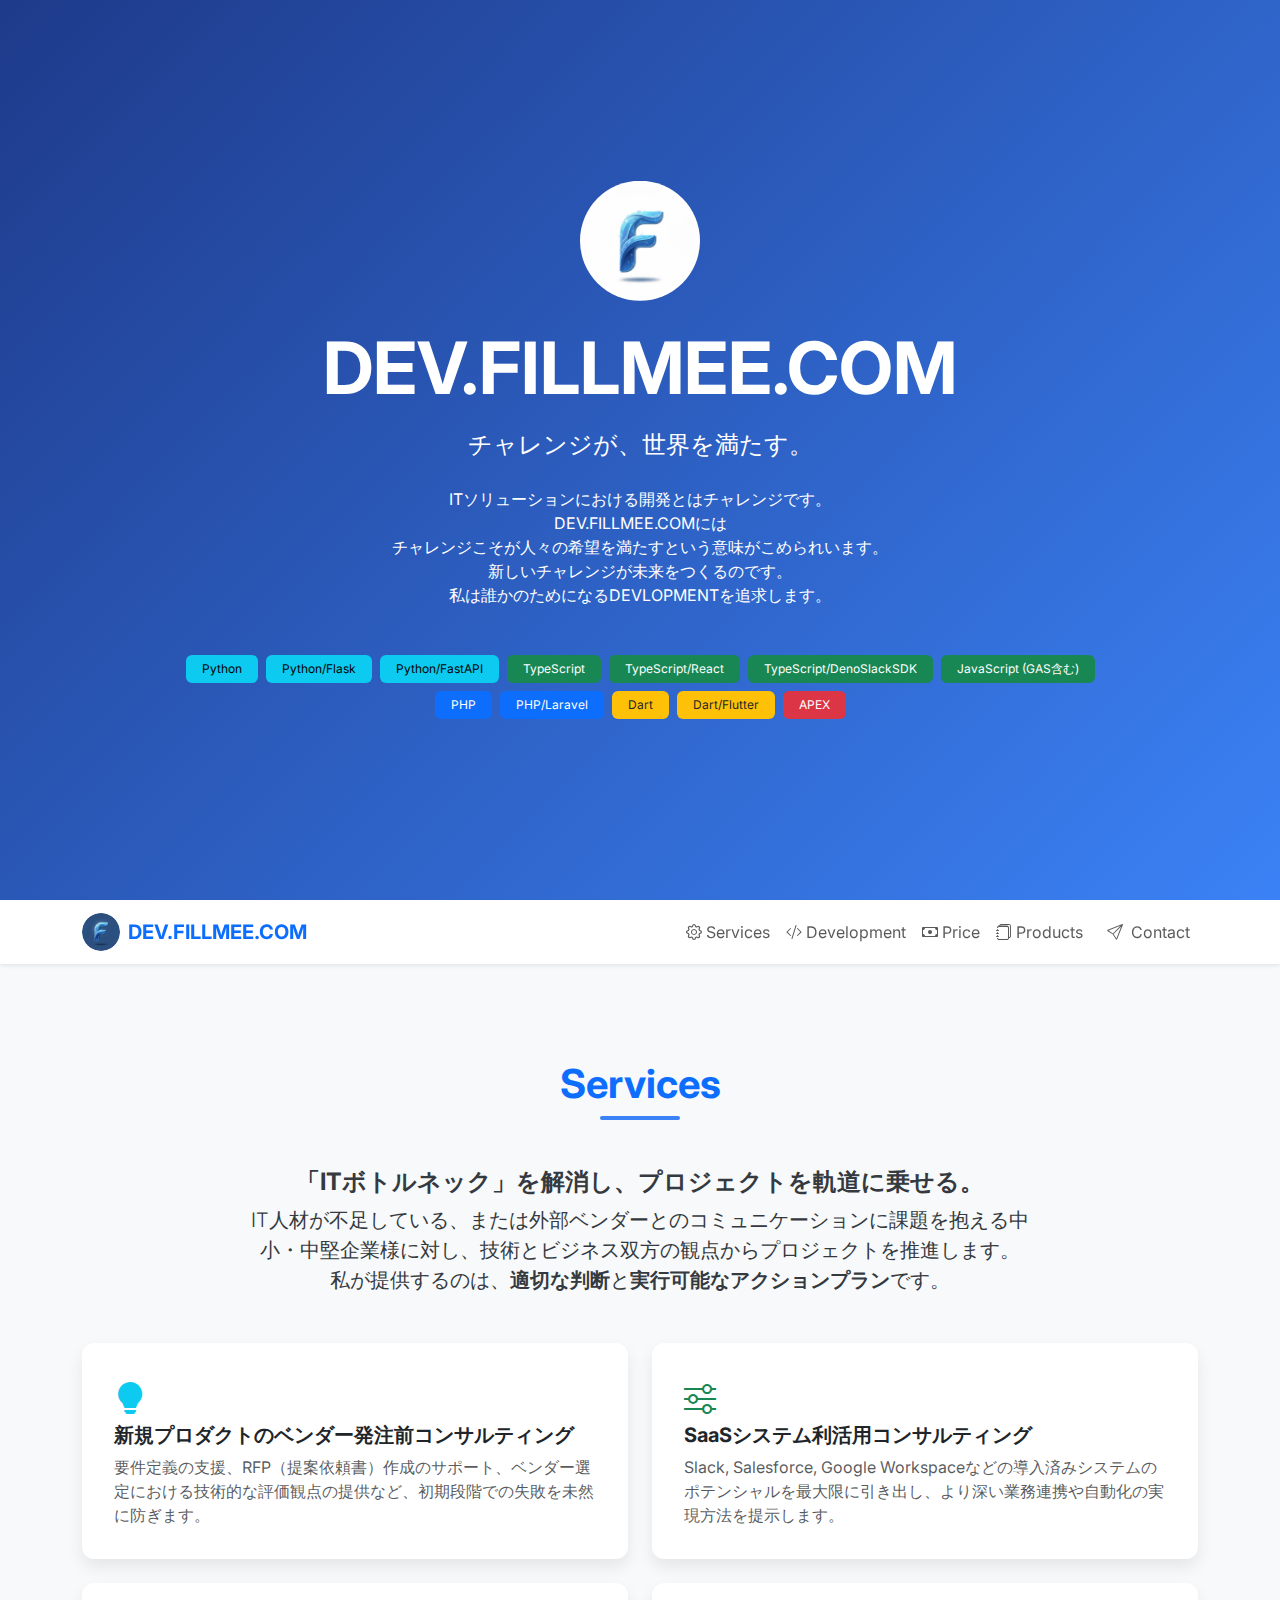
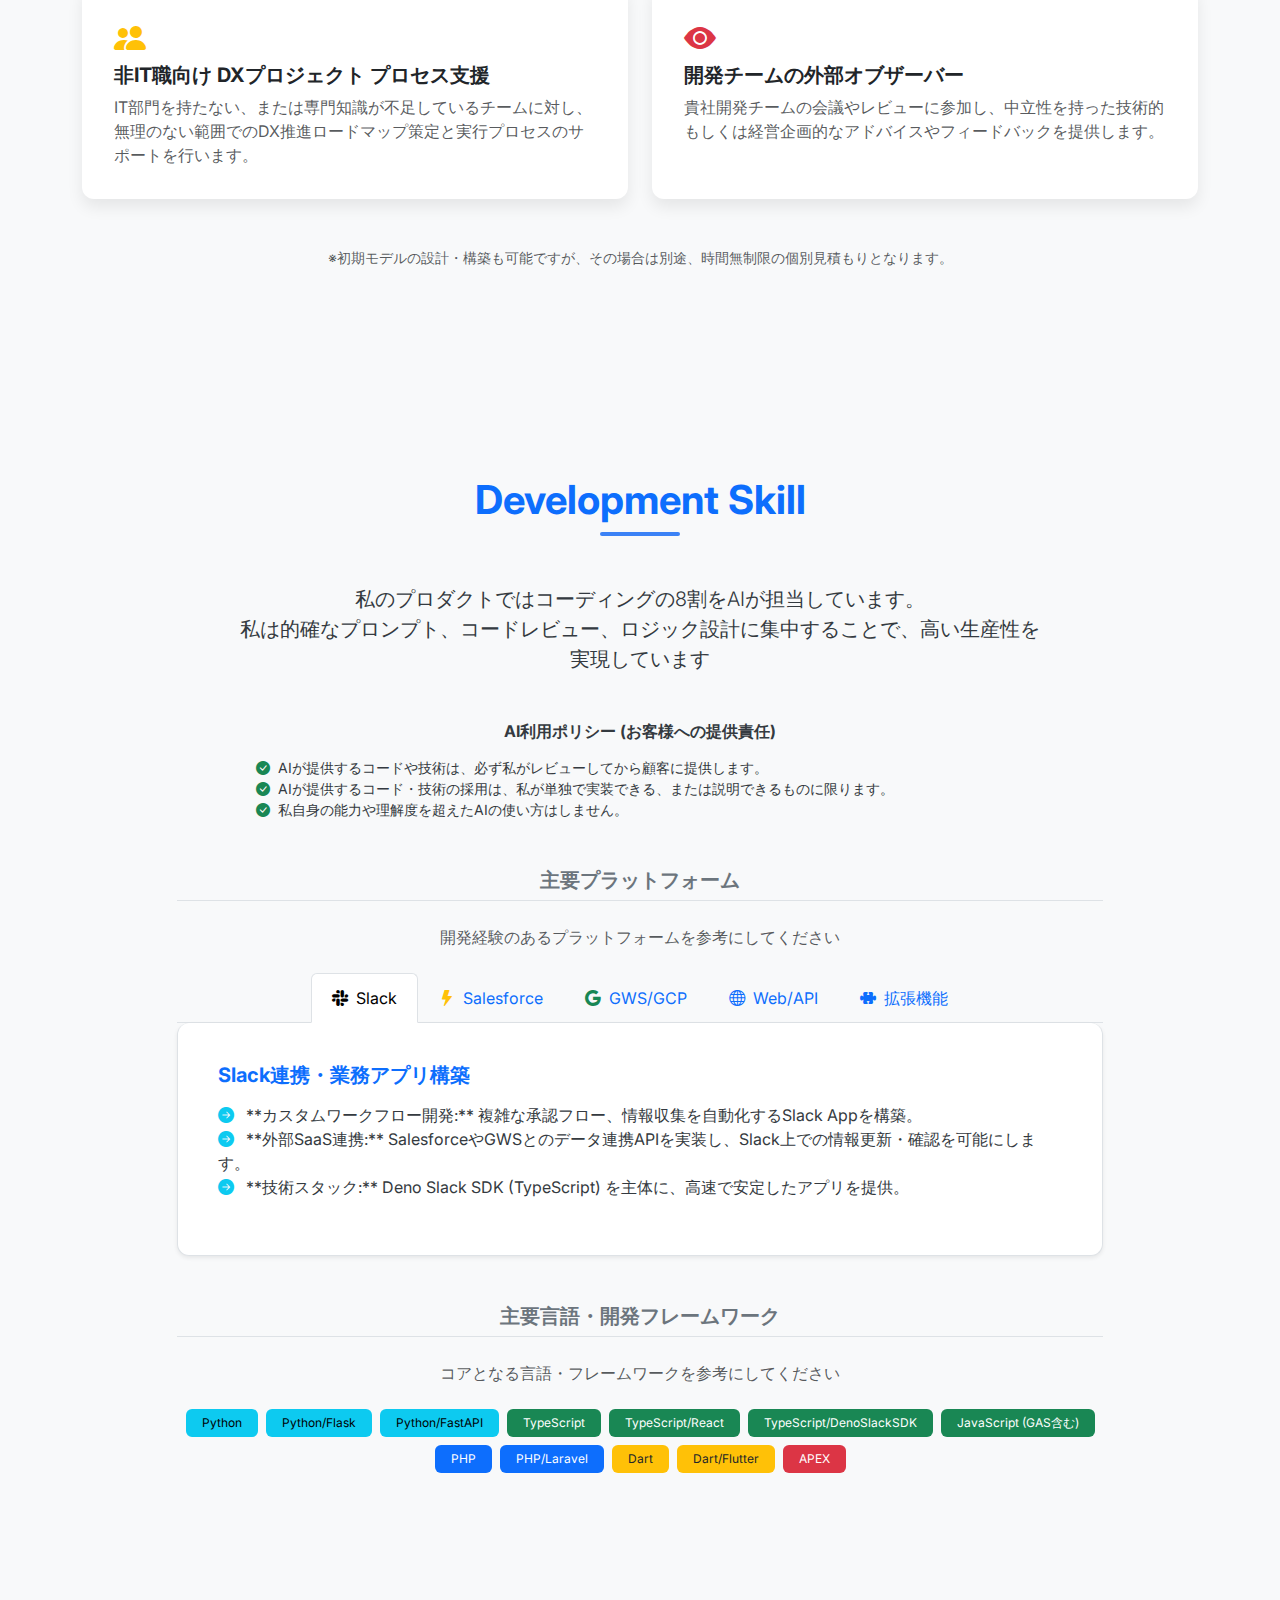
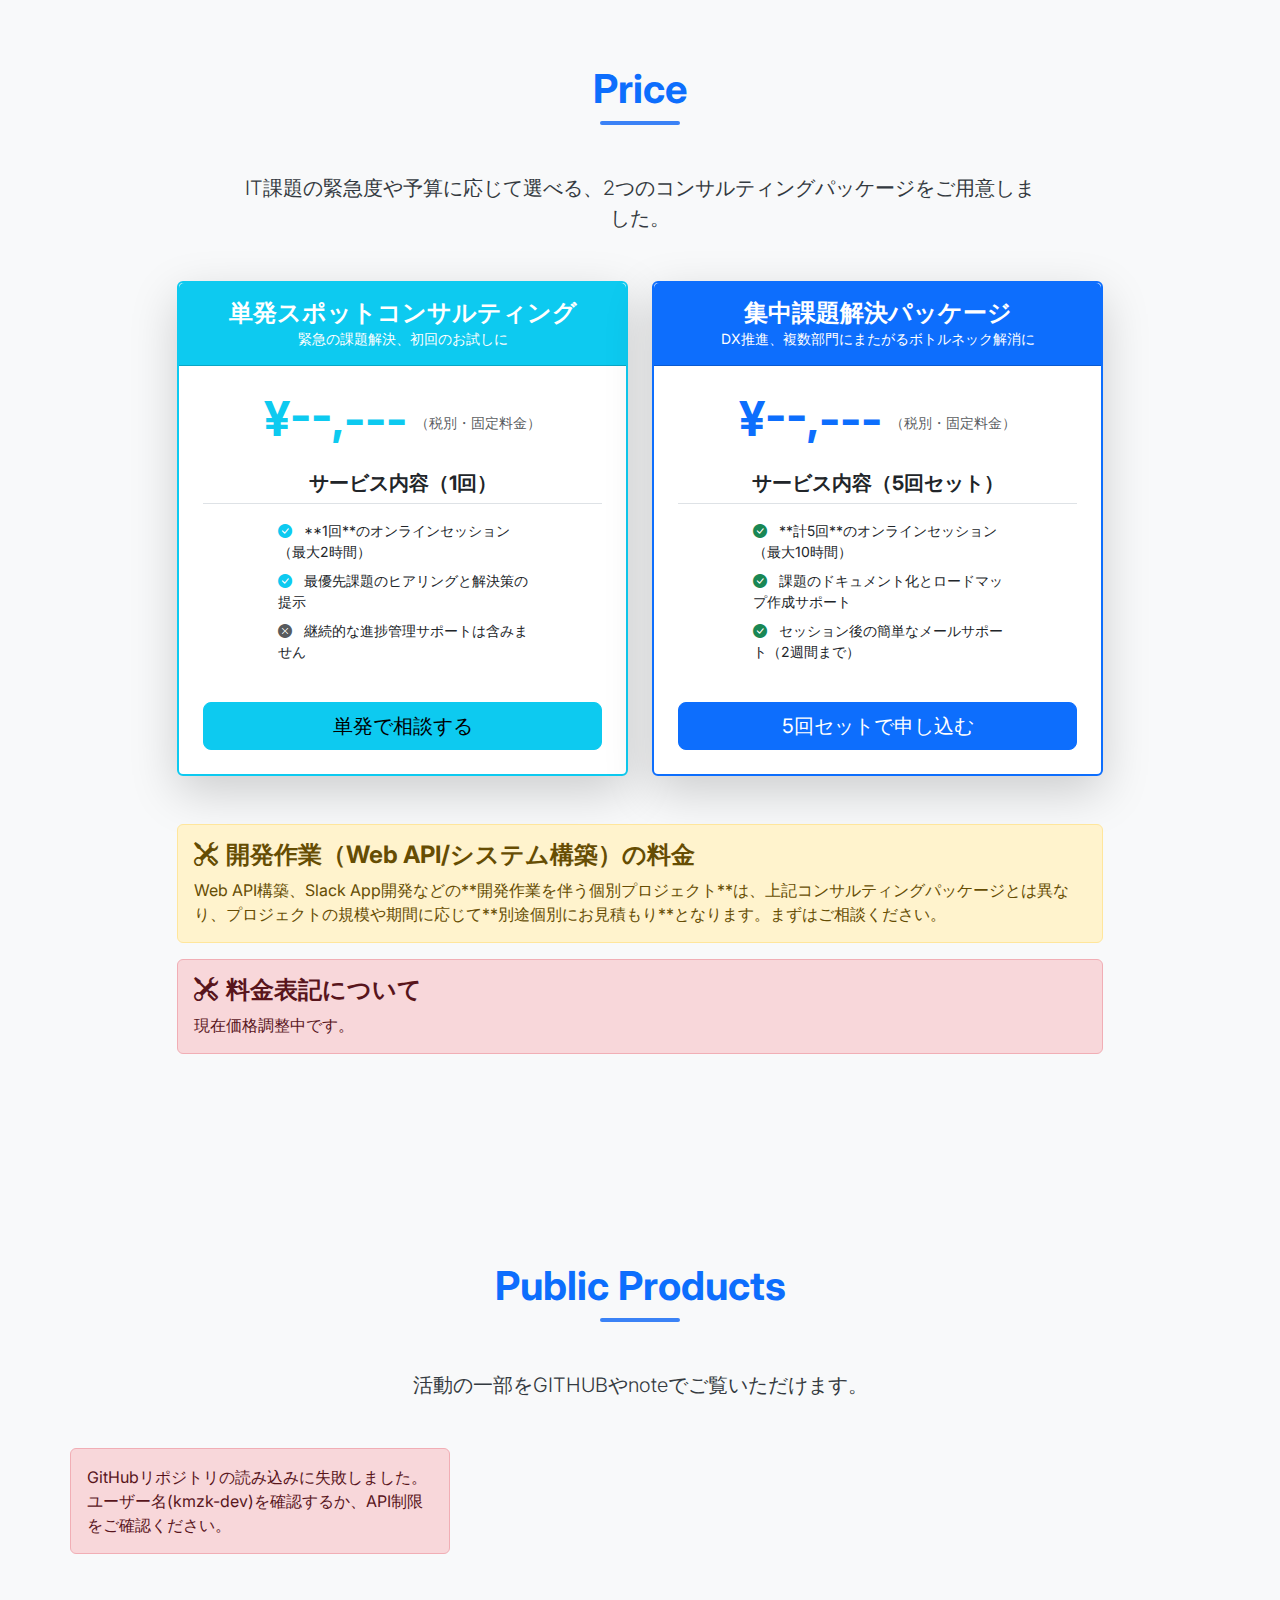
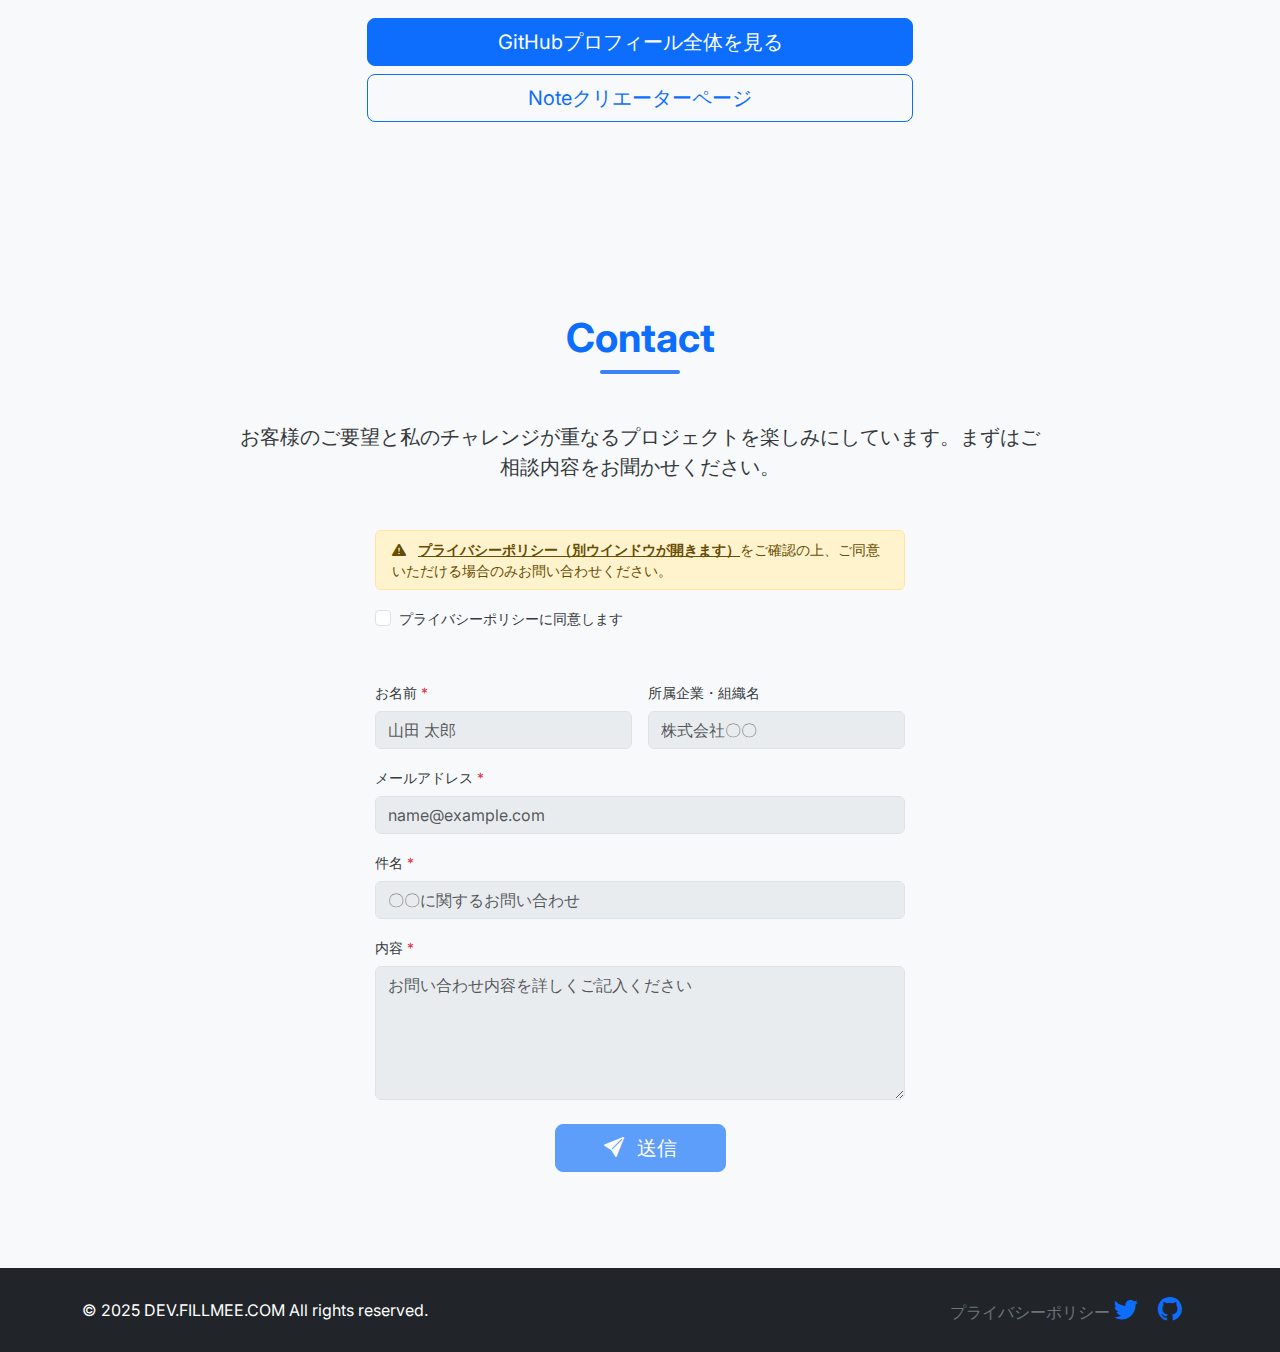
<file: index.html>
<!DOCTYPE html>
<html lang="ja">
<head>
    <meta charset="UTF-8">
    <meta name="viewport" content="width=device-width, initial-scale=1.0">
    <title>DEV.FILLMEE.COM</title>
    <link href="https://fonts.googleapis.com/css2?family=Inter:wght@400;600;700;800&display=swap" rel="stylesheet">
    <link href="https://cdn.jsdelivr.net/npm/bootstrap@5.3.0/dist/css/bootstrap.min.css" rel="stylesheet">
    <link rel="stylesheet" href="https://cdn.jsdelivr.net/npm/bootstrap-icons@1.11.3/font/bootstrap-icons.css">
    <link rel="stylesheet" href="assets/css/style.css">
    <script src="https://www.google.com/recaptcha/api.js" async defer></script>
</head>
<body>
    <section id="mission" class="hero-section text-center">
        <div class="container">
            <div class="logo-placeholder mb-4">
                <img src="assets/img/logo_w.jpg" alt="undefine" class="hero-logo">
            </div>
            <h1 class="display-2 fw-bold mb-3">DEV.FILLMEE.COM</h1>
            <p class="lead mb-4 fs-4">チャレンジが、世界を満たす。</p>
            
            <p class="mx-auto fs-6" style="max-width: 600px;">
                ITソリューションにおける開発とはチャレンジです。<br>
                DEV.FILLMEE.COMには<BR>チャレンジこそが人々の希望を満たすという意味がこめられいます。<br>
                新しいチャレンジが未来をつくるのです。<br>
                私は誰かのためになるDEVLOPMENTを追求します。
            </p>
            <div class="row justify-content-center mt-5">
                <div class="col-lg-10">
                    <div class="d-flex flex-wrap justify-content-center gap-2">
                        <!-- Python系 (bg-info: 青系) -->
                        <span class="badge text-bg-info py-2 px-3 fw-normal">Python</span>
                        <span class="badge text-bg-info py-2 px-3 fw-normal">Python/Flask</span>
                        <span class="badge text-bg-info py-2 px-3 fw-normal">Python/FastAPI</span>

                        <!-- JavaScript/TypeScript系 (bg-success: 緑系) -->
                        <span class="badge text-bg-success py-2 px-3 fw-normal">TypeScript</span>
                        <span class="badge text-bg-success py-2 px-3 fw-normal">TypeScript/React</span>
                        <span class="badge text-bg-success py-2 px-3 fw-normal">TypeScript/DenoSlackSDK</span>
                        <span class="badge text-bg-success py-2 px-3 fw-normal">JavaScript (GAS含む)</span>
                        
                        <!-- PHP系 (bg-primary: 濃い青系) -->
                        <span class="badge text-bg-primary py-2 px-3 fw-normal">PHP</span>
                        <span class="badge text-bg-primary py-2 px-3 fw-normal">PHP/Laravel</span>
                        
                        <!-- モバイル/その他 (bg-warning: 黄色系) -->
                        <span class="badge text-bg-warning text-dark py-2 px-3 fw-normal">Dart</span>
                        <span class="badge text-bg-warning text-dark py-2 px-3 fw-normal">Dart/Flutter</span>
                        
                        <!-- Salesforce (bg-danger: 赤系) -->
                        <span class="badge text-bg-danger py-2 px-3 fw-normal">APEX</span>
                    </div>
                </div>
            </div>
        </div>
    </section>

    <nav class="navbar navbar-expand-lg navbar-light bg-white sticky-top shadow-sm">
        <div class="container">
            <a class="navbar-brand d-flex align-items-center" href="#mission">
                <img src="assets/img/logo_b.jpg" alt="" class="navbar-logo">
                <span class="ms-2 fw-bold text-primary">DEV.FILLMEE.COM</span>
            </a>
            <button class="navbar-toggler" type="button" data-bs-toggle="collapse" data-bs-target="#navbarNav" aria-controls="navbarNav" aria-expanded="false" aria-label="Toggle navigation">
                <span class="navbar-toggler-icon"></span>
            </button>
            <div class="collapse navbar-collapse justify-content-end" id="navbarNav">
                <ul class="navbar-nav">
                    <li class="nav-item"><a class="nav-link" href="#services"><i class="bi bi-gear me-1"></i>Services</a></li>
                    <li class="nav-item"><a class="nav-link" href="#skills"><i class="bi bi-code-slash me-1"></i>Development</a></li>
                    <li class="nav-item"><a class="nav-link" href="#price"><i class="bi bi-cash me-1"></i>Price</a></li>
                    <li class="nav-item"><a class="nav-link" href="#products"><i class="bi bi-journals me-1"></i>Products</a></li>
                    <li class="nav-item"><a class="nav-link btn btn-sm btn-outline-primary ms-lg-2" href="#contact"><i class="bi bi-send me-1"></i> Contact</a></li>
                </ul>
            </div>
        </div>
    </nav>

    <section id="services" class="section-padding bg-light">
        <div class="container">
            <h2 class="text-center fw-bold text-primary">Services</h2>
            <div class="text-center section-title-deco"></div>
            <div class="text-center mx-auto mb-5" style="max-width: 800px;">
                <h4 class="alert-heading fw-bold">「ITボトルネック」を解消し、プロジェクトを軌道に乗せる。</h4>
                <p class="text-center lead mx-auto" style="max-width: 800px;">
                    IT人材が不足している、または外部ベンダーとのコミュニケーションに課題を抱える中小・中堅企業様に対し、技術とビジネス双方の観点からプロジェクトを推進します。<BR>
                    私が提供するのは、<span class="fw-bold">適切な判断</span>と<span class="fw-bold">実行可能なアクションプラン</span>です。
                </p>
            </div>

            <div class="row row-cols-1 row-cols-md-2 g-4">
                <div class="col">
                    <div class="card card-service h-100 p-3">
                        <div class="card-body">
                            <i class="bi bi-lightbulb-fill fs-2 text-info mb-3"></i>
                            <h5 class="card-title fw-bold">新規プロダクトのベンダー発注前コンサルティング</h5>
                            <p class="card-text text-muted">
                                要件定義の支援、RFP（提案依頼書）作成のサポート、ベンダー選定における技術的な評価観点の提供など、初期段階での失敗を未然に防ぎます。
                            </p>
                        </div>
                    </div>
                </div>
                <div class="col">
                    <div class="card card-service h-100 p-3">
                        <div class="card-body">
                            <i class="bi bi-sliders fs-2 text-success mb-3"></i>
                            <h5 class="card-title fw-bold">SaaSシステム利活用コンサルティング</h5>
                            <p class="card-text text-muted">
                                Slack, Salesforce, Google Workspaceなどの導入済みシステムのポテンシャルを最大限に引き出し、より深い業務連携や自動化の実現方法を提示します。
                            </p>
                        </div>
                    </div>
                </div>
                <div class="col">
                    <div class="card card-service h-100 p-3">
                        <div class="card-body">
                            <i class="bi bi-people-fill fs-2 text-warning mb-3"></i>
                            <h5 class="card-title fw-bold">非IT職向け DXプロジェクト プロセス支援</h5>
                            <p class="card-text text-muted">
                                IT部門を持たない、または専門知識が不足しているチームに対し、無理のない範囲でのDX推進ロードマップ策定と実行プロセスのサポートを行います。
                            </p>
                        </div>
                    </div>
                </div>
                <div class="col">
                    <div class="card card-service h-100 p-3">
                        <div class="card-body">
                            <i class="bi bi-eye-fill fs-2 text-danger mb-3"></i>
                            <h5 class="card-title fw-bold">開発チームの外部オブザーバー</h5>
                            <p class="card-text text-muted">
                                貴社開発チームの会議やレビューに参加し、中立性を持った技術的もしくは経営企画的なアドバイスやフィードバックを提供します。
                            </p>
                        </div>
                    </div>
                </div>
            </div>
            
            <div class="text-center mt-5">
                <p class="text-muted small">※初期モデルの設計・構築も可能ですが、その場合は別途、時間無制限の個別見積もりとなります。</p>
            </div>
        </div>
    </section>

    <section id="skills" class="section-padding">
        <div class="container">
            <h2 class="text-center fw-bold text-primary">Development Skill</h2>
            <div class="text-center section-title-deco"></div>
            <p class="text-center lead mb-5 mx-auto" style="max-width: 800px;">
                私のプロダクトではコーディングの8割をAIが担当しています。<BR>
                私は的確なプロンプト、コードレビュー、ロジック設計に集中することで、高い生産性を実現しています
            </p>
            <div class="mx-auto" style="max-width: 800px;">
                <div class="my-5">
                <h6 class="fw-bold text-center my-3">AI利用ポリシー (お客様への提供責任)</h6>
                <ul class="list-unstyled small ms-3">
                    <li><i class="bi bi-check-circle-fill text-success me-1"></i> AIが提供するコードや技術は、必ず私がレビューしてから顧客に提供します。</li>
                    <li><i class="bi bi-check-circle-fill text-success me-1"></i> AIが提供するコード・技術の採用は、私が単独で実装できる、または説明できるものに限ります。</li>
                    <li><i class="bi bi-check-circle-fill text-success me-1"></i> 私自身の能力や理解度を超えたAIの使い方はしません。</li>
                </ul>
                </div>
            </div>
        </div>
        
        <div class="container">
            <div class="row justify-content-center">
                <div class="col-lg-10">
                    <h5 class="mb-4 text-secondary border-bottom pb-2 text-center">主要プラットフォーム</h5>
                    <p class="text-center text-muted mb-4">開発経験のあるプラットフォームを参考にしてください</p>
                    <ul class="nav nav-tabs justify-content-center" id="platformTabs" role="tablist">
                        <li class="nav-item" role="presentation">
                            <button class="nav-link active" id="slack-tab" data-bs-toggle="tab" data-bs-target="#slack" type="button" role="tab" aria-controls="slack" aria-selected="true"><i class="bi bi-slack me-1"></i> Slack</button>
                        </li>
                        <li class="nav-item" role="presentation">
                            <button class="nav-link" id="salesforce-tab" data-bs-toggle="tab" data-bs-target="#salesforce" type="button" role="tab" aria-controls="salesforce" aria-selected="false"><i class="bi bi-lightning-fill text-warning me-1"></i> Salesforce</button>
                        </li>
                        <li class="nav-item" role="presentation">
                            <button class="nav-link" id="googlecloud-tab" data-bs-toggle="tab" data-bs-target="#googlecloud" type="button" role="tab" aria-controls="googlecloud" aria-selected="false"><i class="bi bi-google text-success me-1"></i> GWS/GCP</button>
                        </li>
                        <li class="nav-item" role="presentation">
                            <button class="nav-link" id="web-tab" data-bs-toggle="tab" data-bs-target="#web" type="button" role="tab" aria-controls="web" aria-selected="false"><i class="bi bi-globe me-1"></i> Web/API</button>
                        </li>
                        <li class="nav-item" role="presentation">
                            <button class="nav-link" id="extension-tab" data-bs-toggle="tab" data-bs-target="#extension" type="button" role="tab" aria-controls="extension" aria-selected="false"><i class="bi bi-puzzle-fill me-1"></i> 拡張機能</button>
                        </li>
                    </ul>

                    <div class="tab-content border border-top-0 bg-white tab-content-card shadow-sm" id="platformTabsContent">
                        <!-- Slackタブ -->
                        <div class="tab-pane fade show active" id="slack" role="tabpanel" aria-labelledby="slack-tab">
                            <h5 class="fw-bold text-primary mb-3">Slack連携・業務アプリ構築</h5>
                            <ul class="list-unstyled">
                                <li><i class="bi bi-arrow-right-circle-fill text-info me-2"></i> **カスタムワークフロー開発:** 複雑な承認フロー、情報収集を自動化するSlack Appを構築。</li>
                                <li><i class="bi bi-arrow-right-circle-fill text-info me-2"></i> **外部SaaS連携:** SalesforceやGWSとのデータ連携APIを実装し、Slack上での情報更新・確認を可能にします。</li>
                                <li><i class="bi bi-arrow-right-circle-fill text-info me-2"></i> **技術スタック:** Deno Slack SDK (TypeScript) を主体に、高速で安定したアプリを提供。</li>
                            </ul>
                        </div>
                        
                        <!-- Salesforceタブ -->
                        <div class="tab-pane fade" id="salesforce" role="tabpanel" aria-labelledby="salesforce-tab">
                            <h5 class="fw-bold text-primary mb-3">Salesforceの機能拡張と自動化</h5>
                            <ul class="list-unstyled">
                                <li><i class="bi bi-arrow-right-circle-fill text-warning me-2"></i> **ノーコード自動化 (Flow主体):** 可能な限りFlow Builderを使い、保守性の高いワークフローを構築。</li>
                                <li><i class="bi bi-arrow-right-circle-fill text-warning me-2"></i> **APEXによるロジック拡張:** Flowでは難しい高度なビジネスロジックや、大量データ処理をAPEXで実現。</li>
                                <li><i class="bi bi-arrow-right-circle-fill text-warning me-2"></i> **外部システム連携:** Salesforceを起点または終点とするデータ連携API（REST/SOAP）を構築。</li>
                            </ul>
                        </div>

                        <!-- Google Cloud / GWSタブ -->
                        <div class="tab-pane fade" id="googlecloud" role="tabpanel" aria-labelledby="googlecloud-tab">
                            <h5 class="fw-bold text-primary mb-3">Google Workspace連携とクラウドAPI開発</h5>
                            <ul class="list-unstyled">
                                <li><i class="bi bi-arrow-right-circle-fill text-success me-2"></i> **GWS自動化 (GAS):** Google Apps Script (GAS) を利用したスプレッドシートやGmail連携の自動化。</li>
                                <li><i class="bi bi-arrow-right-circle-fill text-success me-2"></i> **GCP / Cloud Run:** Google Cloud Run Function (Python) を利用し、スケーラブルで安価な中継APIを構築。</li>
                                <li><i class="bi bi-arrow-right-circle-fill text-success me-2"></i> **コスト最適化:** 適切なプラットフォーム選定により、サーバー維持コストを最小限に抑えます。</li>
                            </ul>
                        </div>

                        <!-- ブラウザ拡張機能タブ -->
                        <div class="tab-pane fade" id="extension" role="tabpanel" aria-labelledby="extension-tab">
                            <h5 class="fw-bold text-primary mb-3">ブラウザ拡張機能による業務改善</h5>
                            <ul class="list-unstyled">
                                <li><i class="bi bi-arrow-right-circle-fill text-secondary me-2"></i> **Webサイトの機能拡張:** 既存の社内WebシステムやSaaSのインターフェースに、カスタムボタンや情報表示などの機能を追加。</li>
                                <li><i class="bi bi-arrow-right-circle-fill text-secondary me-2"></i> **データ収集・自動入力:** ブラウザ上の特定情報（テーブルデータなど）を自動収集し、別のフォームやAPIに送信する処理を自動化。</li>
                                <li><i class="bi bi-arrow-right-circle-fill text-secondary me-2"></i> **対応ブラウザ:** Chrome、Edge、Firefoxなどの主要なモダンブラウザに対応した機能を提供。</li>
                            </ul>
                        </div>

                        <!-- Web / APIタブ -->
                        <div class="tab-pane fade" id="web" role="tabpanel" aria-labelledby="web-tab">
                            <h5 class="fw-bold text-primary mb-3">軽量なWebアプリケーションとAPI構築</h5>
                            <ul class="list-unstyled">
                                <li><i class="bi bi-arrow-right-circle-fill text-secondary me-2"></i> **プロトタイプ・モックアップ:** HTML/CSS/JS (Bootstrap) やPHPを利用し、迅速に動作するWebプロトタイプを開発。</li>
                                <li><i class="bi bi-arrow-right-circle-fill text-secondary me-2"></i> **中継・トリガーAPI:** 複数のSaaS間を連携させるための軽量なAPIをレンタルサーバー（PHP）やGCPで構築。</li>
                                <li><i class="bi bi-arrow-right-circle-fill text-secondary me-2"></i> **個人用モバイルアプリ (Flutter):** 個人利用でのモバイルアプリ開発経験に基づく、UI/UX設計の知見を提供。</li>
                            </ul>
                        </div>
                    </div>
                </div>
            </div>
            
            <!-- 2. 主要言語・開発フレームワーク (バッジリスト) -->
            <div class="row justify-content-center mt-5">
                <div class="col-lg-10">
                    <h5 class="mb-4 text-secondary border-bottom pb-2 text-center">主要言語・開発フレームワーク</h5>
                    <p class="text-center text-muted mb-4">コアとなる言語・フレームワークを参考にしてください</p>
                    <div class="d-flex flex-wrap justify-content-center gap-2">
                        <!-- Python系 (bg-info: 青系) -->
                        <span class="badge text-bg-info py-2 px-3 fw-normal">Python</span>
                        <span class="badge text-bg-info py-2 px-3 fw-normal">Python/Flask</span>
                        <span class="badge text-bg-info py-2 px-3 fw-normal">Python/FastAPI</span>

                        <!-- JavaScript/TypeScript系 (bg-success: 緑系) -->
                        <span class="badge text-bg-success py-2 px-3 fw-normal">TypeScript</span>
                        <span class="badge text-bg-success py-2 px-3 fw-normal">TypeScript/React</span>
                        <span class="badge text-bg-success py-2 px-3 fw-normal">TypeScript/DenoSlackSDK</span>
                        <span class="badge text-bg-success py-2 px-3 fw-normal">JavaScript (GAS含む)</span>
                        
                        <!-- PHP系 (bg-primary: 濃い青系) -->
                        <span class="badge text-bg-primary py-2 px-3 fw-normal">PHP</span>
                        <span class="badge text-bg-primary py-2 px-3 fw-normal">PHP/Laravel</span>
                        
                        <!-- モバイル/その他 (bg-warning: 黄色系) -->
                        <span class="badge text-bg-warning text-dark py-2 px-3 fw-normal">Dart</span>
                        <span class="badge text-bg-warning text-dark py-2 px-3 fw-normal">Dart/Flutter</span>
                        
                        <!-- Salesforce (bg-danger: 赤系) -->
                        <span class="badge text-bg-danger py-2 px-3 fw-normal">APEX</span>
                    </div>
                </div>
            </div>
        </div>
    </section>

<section id="price" class="section-padding bg-light">
        <div class="container">
            <h2 class="text-center fw-bold text-primary">Price</h2>
            <div class="text-center section-title-deco"></div>
            <p class="text-center lead mb-5 mx-auto" style="max-width: 800px;">
                IT課題の緊急度や予算に応じて選べる、2つのコンサルティングパッケージをご用意しました。
            </p>
            <div class="row justify-content-center g-4">
                <div class="col-md-6 col-lg-5">
                    <div class="card h-100 shadow-lg border-2 border-info">
                        <div class="card-header text-center bg-info text-white py-3">
                            <h4 class="my-0 fw-bold">単発スポットコンサルティング</h4>
                            <p class="mb-0 small">緊急の課題解決、初回のお試しに</p>
                        </div>
                        <div class="card-body p-4 text-center">
                            <div class="d-flex justify-content-center align-items-center mb-3">
                                <h1 class="display-5 fw-bold text-info me-2">¥--,---</h1>
                                <span class="text-muted small">（税別・固定料金）</span>
                            </div>
                            <h5 class="fw-bold mb-3 border-bottom pb-2">サービス内容（1回）</h5>
                            <ul class="list-unstyled text-start small mx-auto" style="max-width: 250px;">
                                <li class="mb-2"><i class="bi bi-check-circle-fill text-info me-2"></i> **1回**のオンラインセッション（最大2時間）</li>
                                <li class="mb-2"><i class="bi bi-check-circle-fill text-info me-2"></i> 最優先課題のヒアリングと解決策の提示</li>
                                <li class="mb-2"><i class="bi bi-x-circle-fill text-muted me-2"></i> 継続的な進捗管理サポートは含みません</li>
                            </ul>
                            <a href="#contact" class="btn btn-lg btn-info w-100 mt-4">単発で相談する</a>
                        </div>
                    </div>
                </div>

                <div class="col-md-6 col-lg-5">
                    <div class="card h-100 shadow-lg border-2 border-primary">
                        <div class="card-header text-center bg-primary text-white py-3">
                            <h4 class="my-0 fw-bold">集中課題解決パッケージ</h4>
                            <p class="mb-0 small">DX推進、複数部門にまたがるボトルネック解消に</p>
                        </div>
                        <div class="card-body p-4 text-center">
                            <div class="d-flex justify-content-center align-items-center mb-3">
                                <h1 class="display-5 fw-bold text-primary me-2">¥--,---</h1>
                                <span class="text-muted small">（税別・固定料金）</span>
                            </div>
                            <h5 class="fw-bold mb-3 border-bottom pb-2">サービス内容（5回セット）</h5>
                            <ul class="list-unstyled text-start small mx-auto" style="max-width: 250px;">
                                <li class="mb-2"><i class="bi bi-check-circle-fill text-success me-2"></i> **計5回**のオンラインセッション（最大10時間）</li>
                                <li class="mb-2"><i class="bi bi-check-circle-fill text-success me-2"></i> 課題のドキュメント化とロードマップ作成サポート</li>
                                <li class="mb-2"><i class="bi bi-check-circle-fill text-success me-2"></i> セッション後の簡単なメールサポート（2週間まで）</li>
                            </ul>
                            <a href="#contact" class="btn btn-lg btn-primary w-100 mt-4">5回セットで申し込む</a>
                        </div>
                    </div>
                </div>
            </div>

            <div class="row justify-content-center mt-5">
                <div class="col-lg-10">
                    <div class="alert alert-warning" role="alert">
                        <h4 class="alert-heading fw-bold"><i class="bi bi-tools me-2"></i>開発作業（Web API/システム構築）の料金</h4>
                        <p class="mb-0">Web API構築、Slack App開発などの**開発作業を伴う個別プロジェクト**は、上記コンサルティングパッケージとは異なり、プロジェクトの規模や期間に応じて**別途個別にお見積もり**となります。まずはご相談ください。</p>
                    </div>
                    <div class="alert alert-danger" role="alert">
                        <h4 class="alert-heading fw-bold"><i class="bi bi-tools me-2"></i>料金表記について</h4>
                        <p class="mb-0">現在価格調整中です。</p>
                    </div>
                </div>
            </div>
        </div>
    </section>

    <section id="products" class="section-padding bg-light">
        <div class="container">
            <h2 class="text-center fw-bold text-primary">Public Products </h2>
            <div class="text-center section-title-deco"></div>
            <p class="text-center lead mb-5 mx-auto" style="max-width: 800px;">
                活動の一部をGITHUBやnoteでご覧いただけます。
            </p>
            <div id="github-repos" class="row row-cols-1 row-cols-md-3 g-4">
                <div class="col-12 loading-placeholder">
                    <div class="spinner-border text-primary" role="status">
                        <span class="visually-hidden">Loading...</span>
                    </div>
                    <p class="ms-3 text-muted">GitHubリポジトリ情報を読み込み中...</p>
                </div>
            </div>

            <div class="row justify-content-center">
                <div class="col-12 col-sm-8 col-md-6"> <div class="text-center mt-5">
                        <a href="https://github.com/kmzk-dev" target="_blank" class="btn btn-primary btn-lg w-100">GitHubプロフィール全体を見る</a>
                    </div>
                    <div class="text-center mt-2">
                        <a href="https://note.com/fillmee" target="_blank" class="btn btn-outline-primary btn-lg w-100">Noteクリエーターページ</a>
                    </div>
                </div>
            </div>
        </div>
    </section>

    <section id="contact" class="section-padding bg-light">
        <div class="container">
            <h2 class="text-center fw-bold text-primary">Contact</h2>
            <div class="text-center section-title-deco"></div>
            <p class="text-center lead mb-5 mx-auto" style="max-width: 800px;">
                お客様のご要望と私のチャレンジが重なるプロジェクトを楽しみにしています。まずはご相談内容をお聞かせください。
            </p> 
            <div class="row justify-content-center">
                <div class="col-lg-6">
                    <form id="contact-form" class="row g-3 mx-auto needs-validation" method="POST" 
                    action="https://fillmee.bambina.jp/api/from-githubpages/dev-fillmee-mailsend-api.php" novalidate>
                        <div class="col-12">
                            <div class="alert alert-warning small py-2 px-3">
                                <i class="bi bi-exclamation-triangle-fill me-2"></i>
                                <a href="privacy.html" target="_blank" class="alert-link fw-bold">プライバシーポリシー（別ウインドウが開きます）</a>をご確認の上、ご同意いただける場合のみお問い合わせください。
                            </div>
                            <div class="form-check">
                                <input class="form-check-input js-consent-check" type="checkbox" id="privacyConsent" required>
                                <label class="form-check-label small" for="privacyConsent">
                                    プライバシーポリシーに同意します
                                </label>
                                <div class="invalid-feedback">同意が必要です。</div>
                            </div>
                        </div>

                        <div class="col-12 mb-3">
                            <div class="g-recaptcha" data-sitekey="6LfiPeIrAAAAAEasdYDTJ3JruituyplArcFJvl9e" 
                                data-callback="enableForm" data-expired-callback="disableForm">
                            </div>
                        </div>
                        
                        <div class="col-md-6">
                            <label for="inputName" class="form-label small">お名前 <span class="text-danger">*</span></label>
                            <input type="text" class="form-control js-conditional-input" id="inputName" name="inputName" placeholder="山田 太郎" required disabled>
                            <div class="invalid-feedback">お名前を入力してください。</div>
                        </div>

                        <div class="col-md-6">
                            <label for="inputCompany" class="form-label small">所属企業・組織名</label>
                            <input type="text" class="form-control js-conditional-input" id="inputCompany" name="inputCompany" placeholder="株式会社〇〇" disabled>
                        </div>

                        <div class="col-12">
                            <label for="inputEmail" class="form-label small">メールアドレス <span class="text-danger">*</span></label>
                            <input type="email" class="form-control js-conditional-input" id="inputEmail" name="inputEmail" placeholder="name@example.com" required disabled>
                            <div class="invalid-feedback">有効なメールアドレスを入力してください。</div>
                        </div>
                        <div class="col-12">
                            <label for="inputSubject" class="form-label small">件名 <span class="text-danger">*</span></label>
                            <input type="text" class="form-control js-conditional-input" id="inputSubject" name="inputSubject" placeholder="〇〇に関するお問い合わせ" required disabled>
                            <div class="invalid-feedback">件名を入力してください。</div>
                        </div>

                        <div class="col-12">
                            <label for="inputMessage" class="form-label small">内容 <span class="text-danger">*</span></label>
                            <textarea class="form-control js-conditional-input" id="inputMessage" name="inputMessage" rows="5" placeholder="お問い合わせ内容を詳しくご記入ください" required disabled></textarea>
                            <div class="invalid-feedback">内容を入力してください。</div>
                        </div>

                        <div class="col-12 text-center mt-4">
                            <button type="submit" class="btn btn-primary btn-lg px-5 js-conditional-input" disabled>
                                <i class="bi bi-send-fill me-2"></i> 送信
                            </button>
                        </div>
                    </form>
                </div>
            </div>
        </div>
    </section>

    <footer class="bg-dark text-white py-4">
        <div class="container">
            <div class="d-flex flex-column flex-md-row justify-content-between align-items-center">
                <p class="mb-2 mb-md-0">&copy; 2025 DEV.FILLMEE.COM All rights reserved.</p>
                
                <div class="footer-social">
                    <a href="privacy.html" target="_blank" class="text-secondary text-decoration-none">プライバシーポリシー</a>
                    <a href="https://x.com/env_k_k" target="_blank" title="X (Twitter)" class="me-3 fs-4"><i class="bi bi-twitter"></i></a>
                    <a href="https://github.com/kmzk-dev" target="_blank" title="GitHub" class="me-3 fs-4"><i class="bi bi-github"></i></a>
                </div>
            </div>
        </div>
    </footer>
    <div class="toast-container position-fixed bottom-0 end-0 p-3" style="z-index: 1100">
        <div id="contactToast" class="toast" role="alert" aria-live="assertive" aria-atomic="true">
            <div class="toast-header">
                <i id="toastIcon" class="bi me-2"></i>
                <strong class="me-auto" id="toastTitle"></strong>
                <button type="button" class="btn-close" data-bs-dismiss="toast" aria-label="Close"></button>
            </div>
            <div class="toast-body" id="toastBody"></div>
        </div>
    </div>

    <script src="https://cdn.jsdelivr.net/npm/bootstrap@5.3.0/dist/js/bootstrap.bundle.min.js"></script>
    <script src="assets/js/script.js"></script>
</body>
</html>
</file>
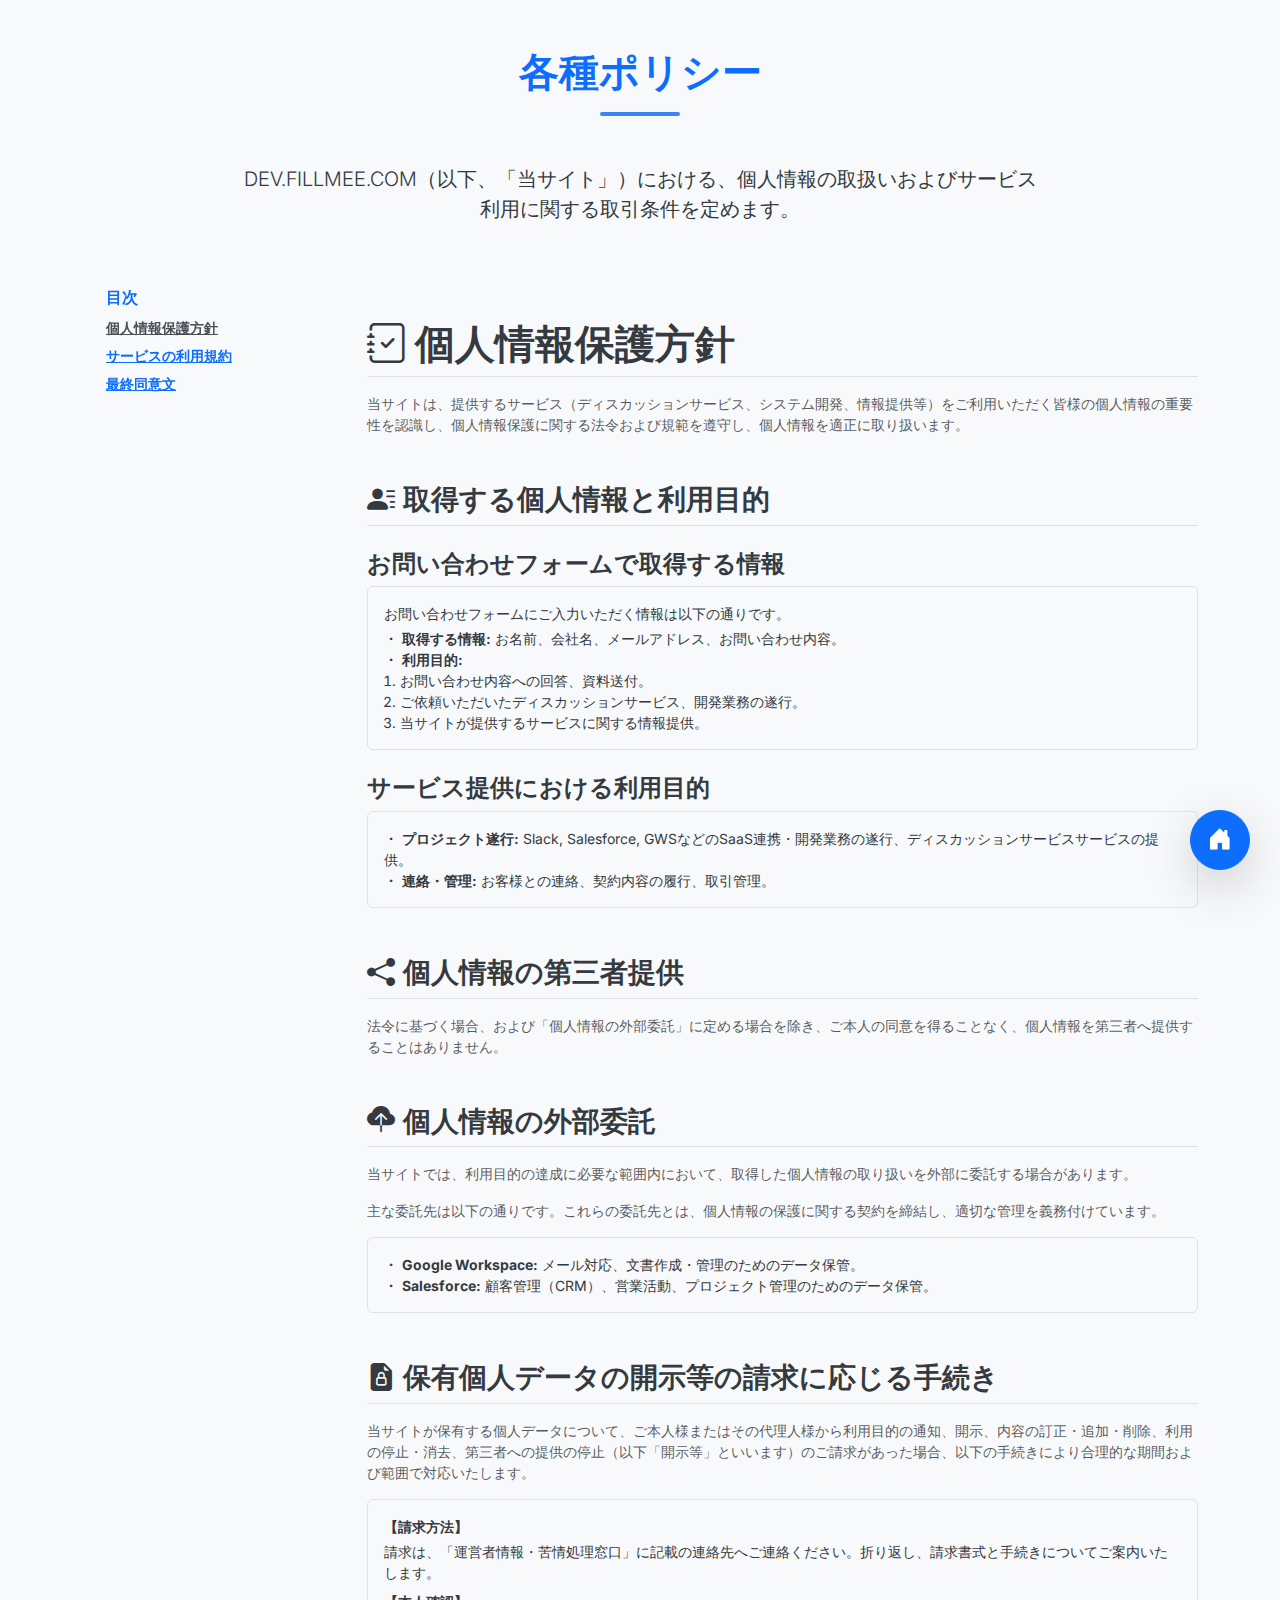
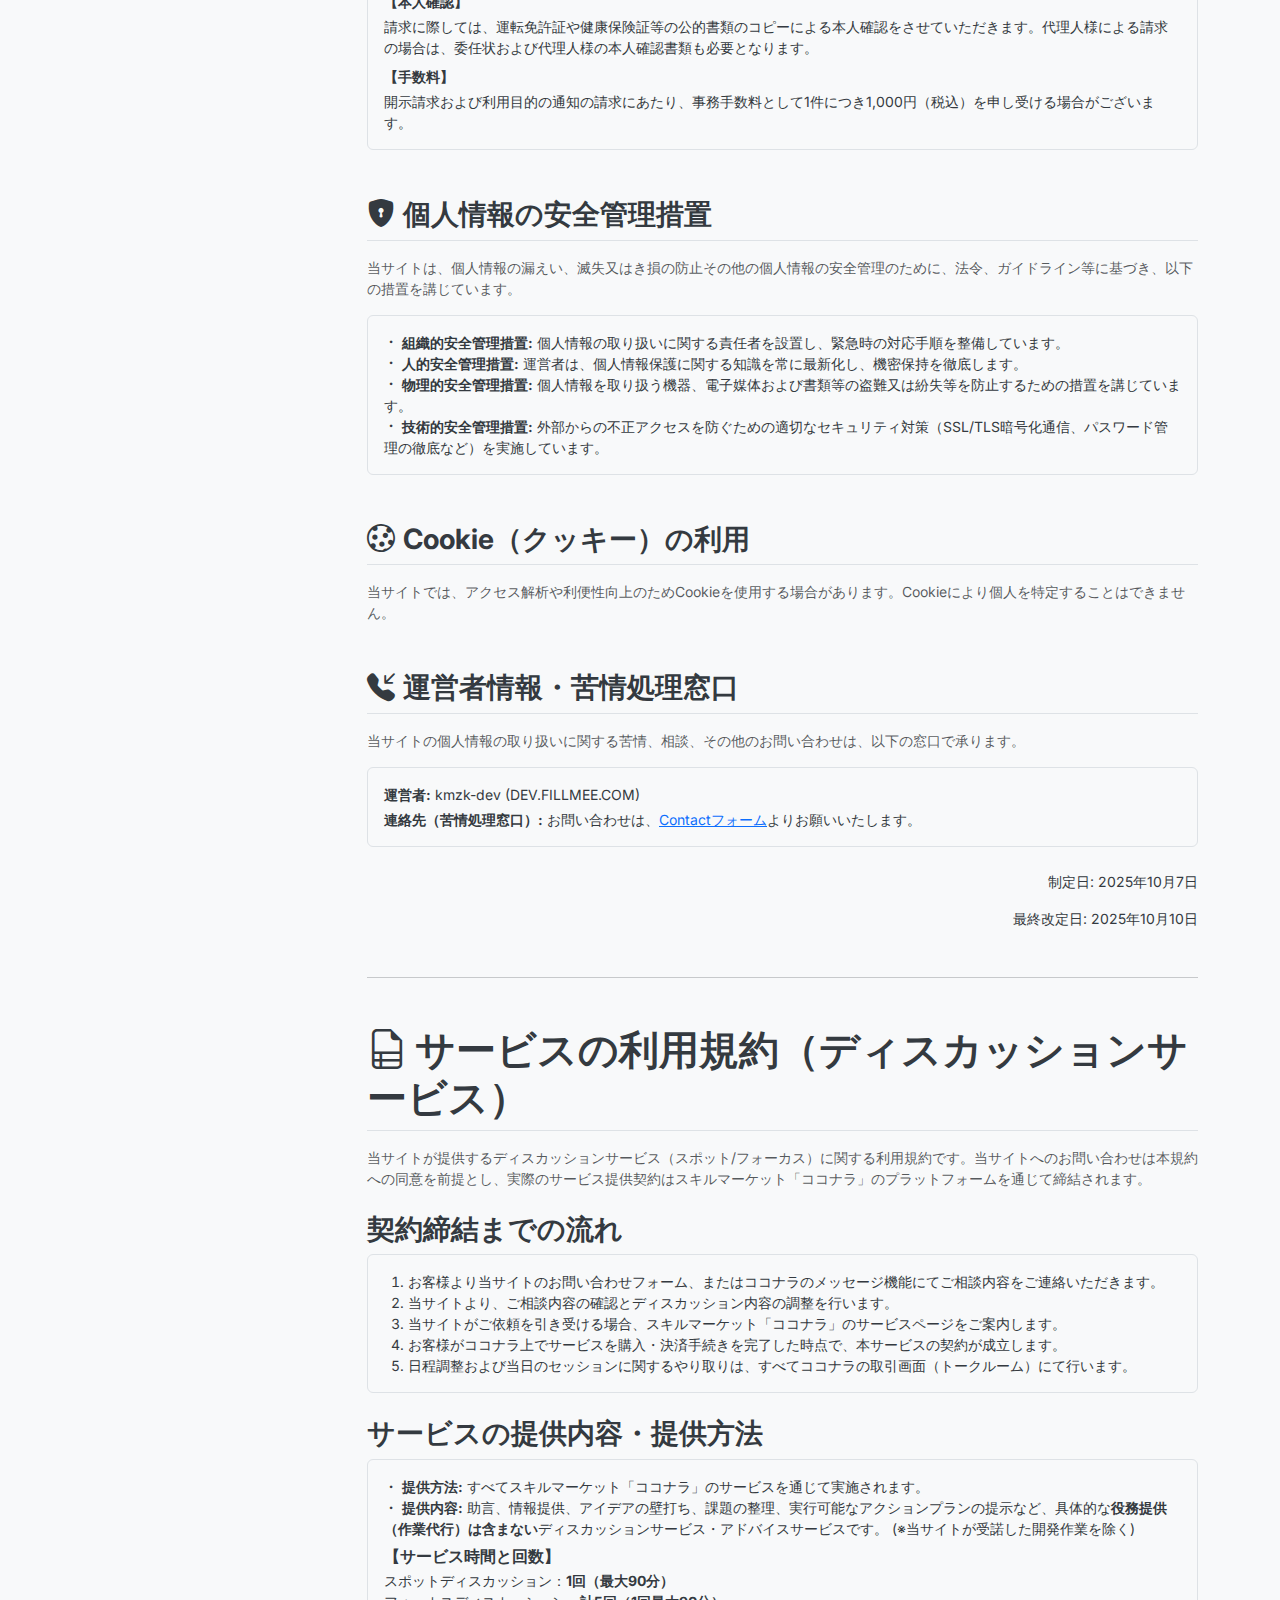
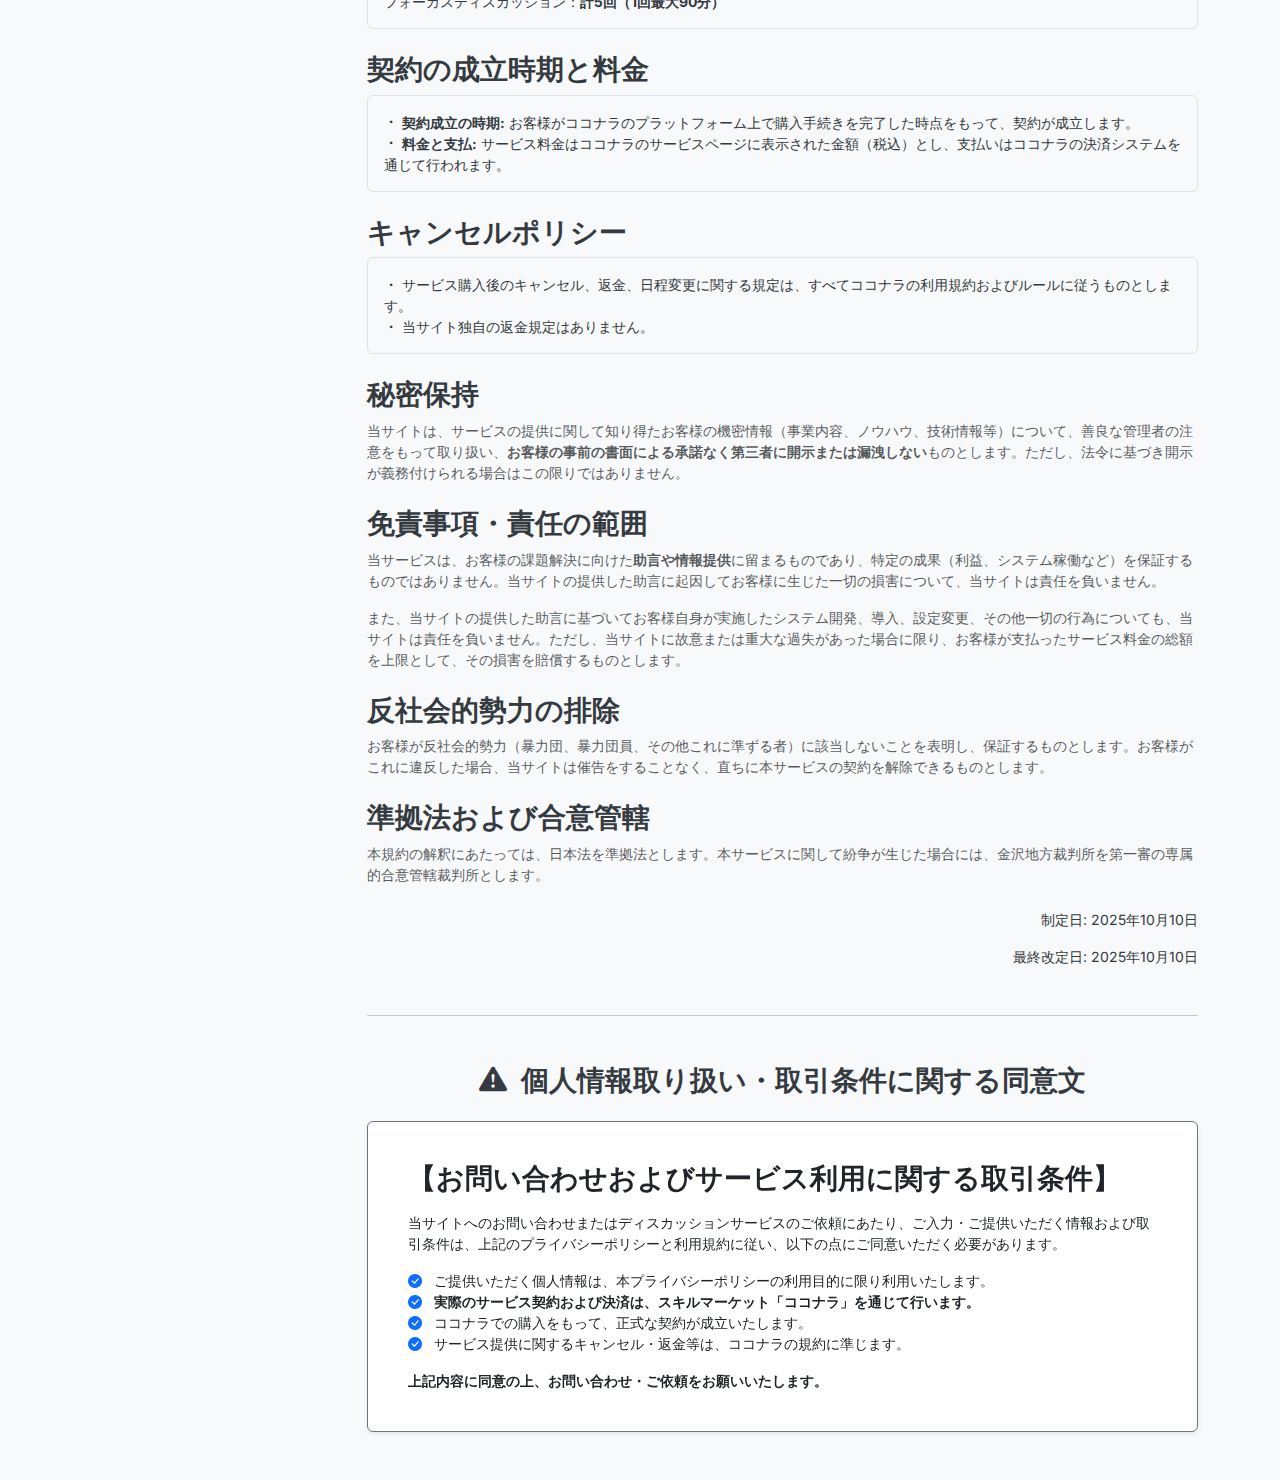
<file: policy.html>
<!DOCTYPE html>
<html lang="ja">
<head>
    <meta charset="UTF-8">
    <meta name="viewport" content="width=device-width, initial-scale=1.0">
    <title>プライバシーポリシー・利用規約 | DEV.FILLMEE.COM</title>
    <link rel="icon" type="image/png" sizes="32x32" href="assets/favicon_io/favicon-32x32.png">
    <link rel="icon" type="image/png" sizes="16x16" href="assets/favicon_io/favicon-16x16.png">
    <link rel="manifest" href="assets/favicon_io/site.webmanifest">
    <link href="https://fonts.googleapis.com/css2?family=Inter:wght@400;600;700;800&display=swap" rel="stylesheet">
    <link href="https://cdn.jsdelivr.net/npm/bootstrap@5.3.0/dist/css/bootstrap.min.css" rel="stylesheet">
    <link rel="stylesheet" href="https://cdn.jsdelivr.net/npm/bootstrap-icons@1.11.3/font/bootstrap-icons.css">
    <link rel="stylesheet" href="assets/css/style.css">
</head>
<body>
    <section id="privacy-policy" class="section-padding py-5">
        <div class="container">
            <h1 class="text-center fw-bold text-primary mb-3">各種ポリシー</h1>
            <div class="text-center section-title-deco"></div>
            <p class="text-center lead mb-5 mx-auto" style="max-width: 800px;">
                DEV.FILLMEE.COM（以下、「当サイト」）における、個人情報の取扱いおよびサービス利用に関する取引条件を定めます。
            </p>
            
            <div class="row">
                
                <div class="col-lg-3 d-none d-lg-block">
                    <nav id="toc" class="toc-sidebar pt-3 pb-3">
                        <h6 class="fw-bold text-primary px-3 mb-2">目次</h6>
                        <ul class="list-unstyled mb-0 px-3">
                            <li class="my-1"><a href="#section-policy" class="toc-level-1">個人情報保護方針</a></li>
                            <li class="my-1"><a href="#section-terms" class="toc-level-1 text-primary">サービスの利用規約</a>
                            </li>
                            <li class="my-1"><a href="#section-agreement" class="toc-level-1 text-primary">最終同意文</a></li>
                        </ul>
                    </nav>
                </div>

                <div class="col-lg-9">
                    
                    <h2 class="fw-bold mt-5 mb-3 border-bottom pb-2" id="section-policy"><i class="bi bi-journal-check me-2"></i>個人情報保護方針</h2>
                    <p class="small text-muted">
                        当サイトは、提供するサービス（ディスカッションサービス、システム開発、情報提供等）をご利用いただく皆様の個人情報の重要性を認識し、個人情報保護に関する法令および規範を遵守し、個人情報を適正に取り扱います。
                    </p>
                    
                    <h3 class="fw-bold mt-5 mb-3 border-bottom pb-2" id="section-data-use">
                        <i class="bi bi-person-lines-fill me-2"></i>取得する個人情報と利用目的
                    </h3>
                    
                    <h4 class="fw-bold mt-4" id="section-data-form">お問い合わせフォームで取得する情報</h4>
                    <div class="p-3 border rounded small bg-light">
                        <p class="mb-1">お問い合わせフォームにご入力いただく情報は以下の通りです。</p>
                        <ul class="list-unstyled mb-0">
                            <li><i class="bi bi-dot"></i> <span class="fw-bold">取得する情報:</span> お名前、会社名、メールアドレス、お問い合わせ内容。</li>
                            <li><i class="bi bi-dot"></i> <span class="fw-bold">利用目的:</span> <ol class="ps-3 mb-0">
                                    <li>お問い合わせ内容への回答、資料送付。</li>
                                    <li>ご依頼いただいたディスカッションサービス、開発業務の遂行。</li>
                                    <li>当サイトが提供するサービスに関する情報提供。</li>
                                </ol>
                            </li>
                        </ul>
                    </div>

                    <h4 class="fw-bold mt-4" id="section-data-service">サービス提供における利用目的</h4>
                    <div class="p-3 border rounded small bg-light">
                        <ul class="list-unstyled mb-0">
                            <li><i class="bi bi-dot"></i> <span class="fw-bold">プロジェクト遂行:</span> Slack, Salesforce, GWSなどのSaaS連携・開発業務の遂行、ディスカッションサービスサービスの提供。</li>
                            <li><i class="bi bi-dot"></i> <span class="fw-bold">連絡・管理:</span> お客様との連絡、契約内容の履行、取引管理。</li>
                        </ul>
                    </div>

                    <h3 class="fw-bold mt-5 mb-3 border-bottom pb-2" id="section-third-party"><i class="bi bi-share-fill me-2"></i>個人情報の第三者提供</h3>
                    <p class="small text-muted">
                        法令に基づく場合、および「個人情報の外部委託」に定める場合を除き、ご本人の同意を得ることなく、個人情報を第三者へ提供することはありません。
                    </p>
                    
                    <h3 class="fw-bold mt-5 mb-3 border-bottom pb-2" id="section-outsourcing"><i class="bi bi-cloud-upload-fill me-2"></i>個人情報の外部委託</h3>
                    <p class="small text-muted">
                        当サイトでは、利用目的の達成に必要な範囲内において、取得した個人情報の取り扱いを外部に委託する場合があります。
                    </p>
                    <p class="small text-muted">
                        主な委託先は以下の通りです。これらの委託先とは、個人情報の保護に関する契約を締結し、適切な管理を義務付けています。
                    </p>
                    <ul class="list-unstyled small p-3 border rounded bg-light">
                        <li><i class="bi bi-dot"></i> <span class="fw-bold">Google Workspace:</span> メール対応、文書作成・管理のためのデータ保管。</li>
                        <li><i class="bi bi-dot"></i> <span class="fw-bold">Salesforce:</span> 顧客管理（CRM）、営業活動、プロジェクト管理のためのデータ保管。</li>
                    </ul>

                    <h3 class="fw-bold mt-5 mb-3 border-bottom pb-2" id="section-disclosure"><i class="bi bi-file-earmark-lock-fill me-2"></i>保有個人データの開示等の請求に応じる手続き</h3>
                    <p class="small text-muted">
                        当サイトが保有する個人データについて、ご本人様またはその代理人様から利用目的の通知、開示、内容の訂正・追加・削除、利用の停止・消去、第三者への提供の停止（以下「開示等」といいます）のご請求があった場合、以下の手続きにより合理的な期間および範囲で対応いたします。
                    </p>
                    <div class="small p-3 border rounded bg-light">
                        <p class="fw-bold mb-1">【請求方法】</p>
                        <p class="mb-2">請求は、「運営者情報・苦情処理窓口」に記載の連絡先へご連絡ください。折り返し、請求書式と手続きについてご案内いたします。</p>
                        <p class="fw-bold mb-1">【本人確認】</p>
                        <p class="mb-2">請求に際しては、運転免許証や健康保険証等の公的書類のコピーによる本人確認をさせていただきます。代理人様による請求の場合は、委任状および代理人様の本人確認書類も必要となります。</p>
                        <p class="fw-bold mb-1">【手数料】</p>
                        <p class="mb-0">開示請求および利用目的の通知の請求にあたり、事務手数料として1件につき1,000円（税込）を申し受ける場合がございます。</p>
                    </div>

                    <h3 class="fw-bold mt-5 mb-3 border-bottom pb-2" id="section-security"><i class="bi bi-shield-lock-fill me-2"></i>個人情報の安全管理措置</h3>
                    <p class="small text-muted">
                        当サイトは、個人情報の漏えい、滅失又はき損の防止その他の個人情報の安全管理のために、法令、ガイドライン等に基づき、以下の措置を講じています。
                    </p>
                    <ul class="list-unstyled small p-3 border rounded bg-light">
                        <li><i class="bi bi-dot"></i> <span class="fw-bold">組織的安全管理措置:</span> 個人情報の取り扱いに関する責任者を設置し、緊急時の対応手順を整備しています。</li>
                        <li><i class="bi bi-dot"></i> <span class="fw-bold">人的安全管理措置:</span> 運営者は、個人情報保護に関する知識を常に最新化し、機密保持を徹底します。</li>
                        <li><i class="bi bi-dot"></i> <span class="fw-bold">物理的安全管理措置:</span> 個人情報を取り扱う機器、電子媒体および書類等の盗難又は紛失等を防止するための措置を講じています。</li>
                        <li><i class="bi bi-dot"></i> <span class="fw-bold">技術的安全管理措置:</span> 外部からの不正アクセスを防ぐための適切なセキュリティ対策（SSL/TLS暗号化通信、パスワード管理の徹底など）を実施しています。</li>
                    </ul>

                    <h3 class="fw-bold mt-5 mb-3 border-bottom pb-2" id="section-cookie"><i class="bi bi-cookie me-2"></i>Cookie（クッキー）の利用</h3>
                    <p class="small text-muted">
                        当サイトでは、アクセス解析や利便性向上のためCookieを使用する場合があります。Cookieにより個人を特定することはできません。
                    </p>

                    <h3 class="fw-bold mt-5 mb-3 border-bottom pb-2" id="section-contact-info"><i class="bi bi-telephone-inbound-fill me-2"></i>運営者情報・苦情処理窓口</h3>
                    <p class="small text-muted">
                        当サイトの個人情報の取り扱いに関する苦情、相談、その他のお問い合わせは、以下の窓口で承ります。
                    </p>
                    <div class="small p-3 border rounded bg-light">
                        <p class="mb-1"><span class="fw-bold">運営者:</span> kmzk-dev (DEV.FILLMEE.COM)</p>
                        <p class="mb-0"><span class="fw-bold">連絡先（苦情処理窓口）:</span> お問い合わせは、<a href="index.html" target="_blank">Contactフォーム</a>よりお願いいたします。</p>
                    </div>
                    
                    <p class="small text-end mt-4">制定日: 2025年10月7日</p>
                    <p class="small text-end">最終改定日: 2025年10月10日</p>
                    
                    <hr class="my-5">
                    
                    <h2 class=" fw-bold mt-5 mb-3 border-bottom pb-2" id="section-terms"><i class="bi bi-file-earmark-ruled me-2"></i>サービスの利用規約（ディスカッションサービス）</h2>
                    <p class="small text-muted">
                        当サイトが提供するディスカッションサービス（スポット/フォーカス）に関する利用規約です。当サイトへのお問い合わせは本規約への同意を前提とし、実際のサービス提供契約はスキルマーケット「ココナラ」のプラットフォームを通じて締結されます。
                    </p>

                    <h3 class="fw-bold mt-4" id="terms-process">契約締結までの流れ</h3>
                    <div class="p-3 border rounded small bg-light">
                        <ol class="ps-4 mb-0">
                            <li>お客様より当サイトのお問い合わせフォーム、またはココナラのメッセージ機能にてご相談内容をご連絡いただきます。</li>
                            <li>当サイトより、ご相談内容の確認とディスカッション内容の調整を行います。</li>
                            <li>当サイトがご依頼を引き受ける場合、スキルマーケット「ココナラ」のサービスページをご案内します。</li>
                            <li>お客様がココナラ上でサービスを購入・決済手続きを完了した時点で、本サービスの契約が成立します。</li>
                            <li>日程調整および当日のセッションに関するやり取りは、すべてココナラの取引画面（トークルーム）にて行います。</li>
                        </ol>
                    </div>
                    <h3 class="fw-bold mt-4" id="terms-content-details">サービスの提供内容・提供方法</h3>
                    <ul class="list-unstyled small p-3 border rounded bg-light">
                        <li><i class="bi bi-dot"></i> <span class="fw-bold">提供方法:</span> すべてスキルマーケット「ココナラ」のサービスを通じて実施されます。</li>
                        <li>
                            <i class="bi bi-dot"></i> 
                            <span class="fw-bold">
                                提供内容:</span> 助言、情報提供、アイデアの壁打ち、課題の整理、実行可能なアクションプランの提示など、具体的な<span class="fw-bold">役務提供（作業代行）は含まない</span>ディスカッションサービス・アドバイスサービスです。
                                (※当サイトが受諾した開発作業を除く)
                            </li>
                        <li class="mt-2">
                            <h6 class="fw-bold mb-1">【サービス時間と回数】</h6>
                            <p class="mb-0">スポットディスカッション：<span class="fw-bold">1回（最大90分）</span></p>
                            <p class="mb-0">フォーカスディスカッション：<span class="fw-bold">計5回（1回最大90分）</span></p>
                        </li>
                    </ul>

                    <h3 class="fw-bold mt-4" id="terms-contract-payment">契約の成立時期と料金</h3>
                    <ul class="list-unstyled small p-3 border rounded bg-light">
                        <li><i class="bi bi-dot"></i> <span class="fw-bold">契約成立の時期:</span> お客様がココナラのプラットフォーム上で購入手続きを完了した時点をもって、契約が成立します。</li>
                        <li><i class="bi bi-dot"></i> <span class="fw-bold">料金と支払:</span> サービス料金はココナラのサービスページに表示された金額（税込）とし、支払いはココナラの決済システムを通じて行われます。</li>
                    </ul>

                    <h3 class="fw-bold mt-4" id="terms-restrictions-cancellation">キャンセルポリシー</h3>
                    <ul class="list-unstyled small p-3 border rounded">
                        <li><i class="bi bi-dot"></i> サービス購入後のキャンセル、返金、日程変更に関する規定は、すべてココナラの利用規約およびルールに従うものとします。</li>
                        <li><i class="bi bi-dot"></i> 当サイト独自の返金規定はありません。</li>
                    </ul>

                    <h3 class="fw-bold mt-4" id="terms-confidentiality">秘密保持</h3>
                    <p class="small text-muted">
                        当サイトは、サービスの提供に関して知り得たお客様の機密情報（事業内容、ノウハウ、技術情報等）について、善良な管理者の注意をもって取り扱い、<span class="fw-bold">お客様の事前の書面による承諾なく第三者に開示または漏洩しない</span>ものとします。ただし、法令に基づき開示が義務付けられる場合はこの限りではありません。
                    </p>

                    <h3 class="fw-bold mt-4" id="terms-disclaimer">免責事項・責任の範囲</h3>
                    <p class="small text-muted">
                        当サービスは、お客様の課題解決に向けた<span class="fw-bold">助言や情報提供</span>に留まるものであり、特定の成果（利益、システム稼働など）を保証するものではありません。当サイトの提供した助言に起因してお客様に生じた一切の損害について、当サイトは責任を負いません。
                    </p>
                    <p class="small text-muted">
                        また、当サイトの提供した助言に基づいてお客様自身が実施したシステム開発、導入、設定変更、その他一切の行為についても、当サイトは責任を負いません。ただし、当サイトに故意または重大な過失があった場合に限り、お客様が支払ったサービス料金の総額を上限として、その損害を賠償するものとします。
                    </p>
                    
                    <h3 class="fw-bold mt-4" id="terms-anti-social">反社会的勢力の排除</h3>
                    <p class="small text-muted">
                        お客様が反社会的勢力（暴力団、暴力団員、その他これに準ずる者）に該当しないことを表明し、保証するものとします。お客様がこれに違反した場合、当サイトは催告をすることなく、直ちに本サービスの契約を解除できるものとします。
                    </p>

                    <h3 class="fw-bold mt-4" id="terms-jurisdiction">準拠法および合意管轄</h3>
                    <p class="small text-muted">
                        本規約の解釈にあたっては、日本法を準拠法とします。本サービスに関して紛争が生じた場合には、金沢地方裁判所を第一審の専属的合意管轄裁判所とします。
                    </p>

                    <p class="small text-end mt-4">制定日: 2025年10月10日</p>
                    <p class="small text-end">最終改定日: 2025年10月10日</p>
                    
                    <hr class="my-5">

                    <h2 class="h3 fw-bold text-center mt-5 mb-4" id="section-agreement"><i class="bi bi-exclamation-triangle-fill me-2"></i> 個人情報取り扱い・取引条件に関する同意文</h2>
                    <div class="card p-4 border border-secondary shadow-sm">
                        <div class="card-body">
                            <h3 class="card-title fw-bold">【お問い合わせおよびサービス利用に関する取引条件】</h3>
                            <p class="card-text small mt-3">
                                当サイトへのお問い合わせまたはディスカッションサービスのご依頼にあたり、ご入力・ご提供いただく情報および取引条件は、上記のプライバシーポリシーと利用規約に従い、以下の点にご同意いただく必要があります。
                            </p>
                            <ul class="list-unstyled small">
                                <li><i class="bi bi-check-circle-fill text-primary me-2"></i> ご提供いただく個人情報は、本プライバシーポリシーの利用目的に限り利用いたします。</li>
                                <li><i class="bi bi-check-circle-fill text-primary me-2"></i> <span class="fw-bold">実際のサービス契約および決済は、スキルマーケット「ココナラ」を通じて行います。</span></li>
                                <li><i class="bi bi-check-circle-fill text-primary me-2"></i> ココナラでの購入をもって、正式な契約が成立いたします。</li>
                                <li><i class="bi bi-check-circle-fill text-primary me-2"></i> サービス提供に関するキャンセル・返金等は、ココナラの規約に準じます。</li>
                            </ul>
                            <p class="card-text small mt-3 fw-bold">
                                上記内容に同意の上、お問い合わせ・ご依頼をお願いいたします。
                            </p>
                        </div>
                    </div>
                </div>
            </div>
            
        </div>
    </section>
    
    <a href="index.html" class="btn btn-primary rounded-circle shadow-lg fab-back-to-top" title="トップページに戻る">
        <i class="bi bi-house-door-fill fs-4"></i>
    </a>

    <script src="https://cdn.jsdelivr.net/npm/bootstrap@5.3.0/dist/js/bootstrap.bundle.min.js"></script>
</body>
</html>
</file>
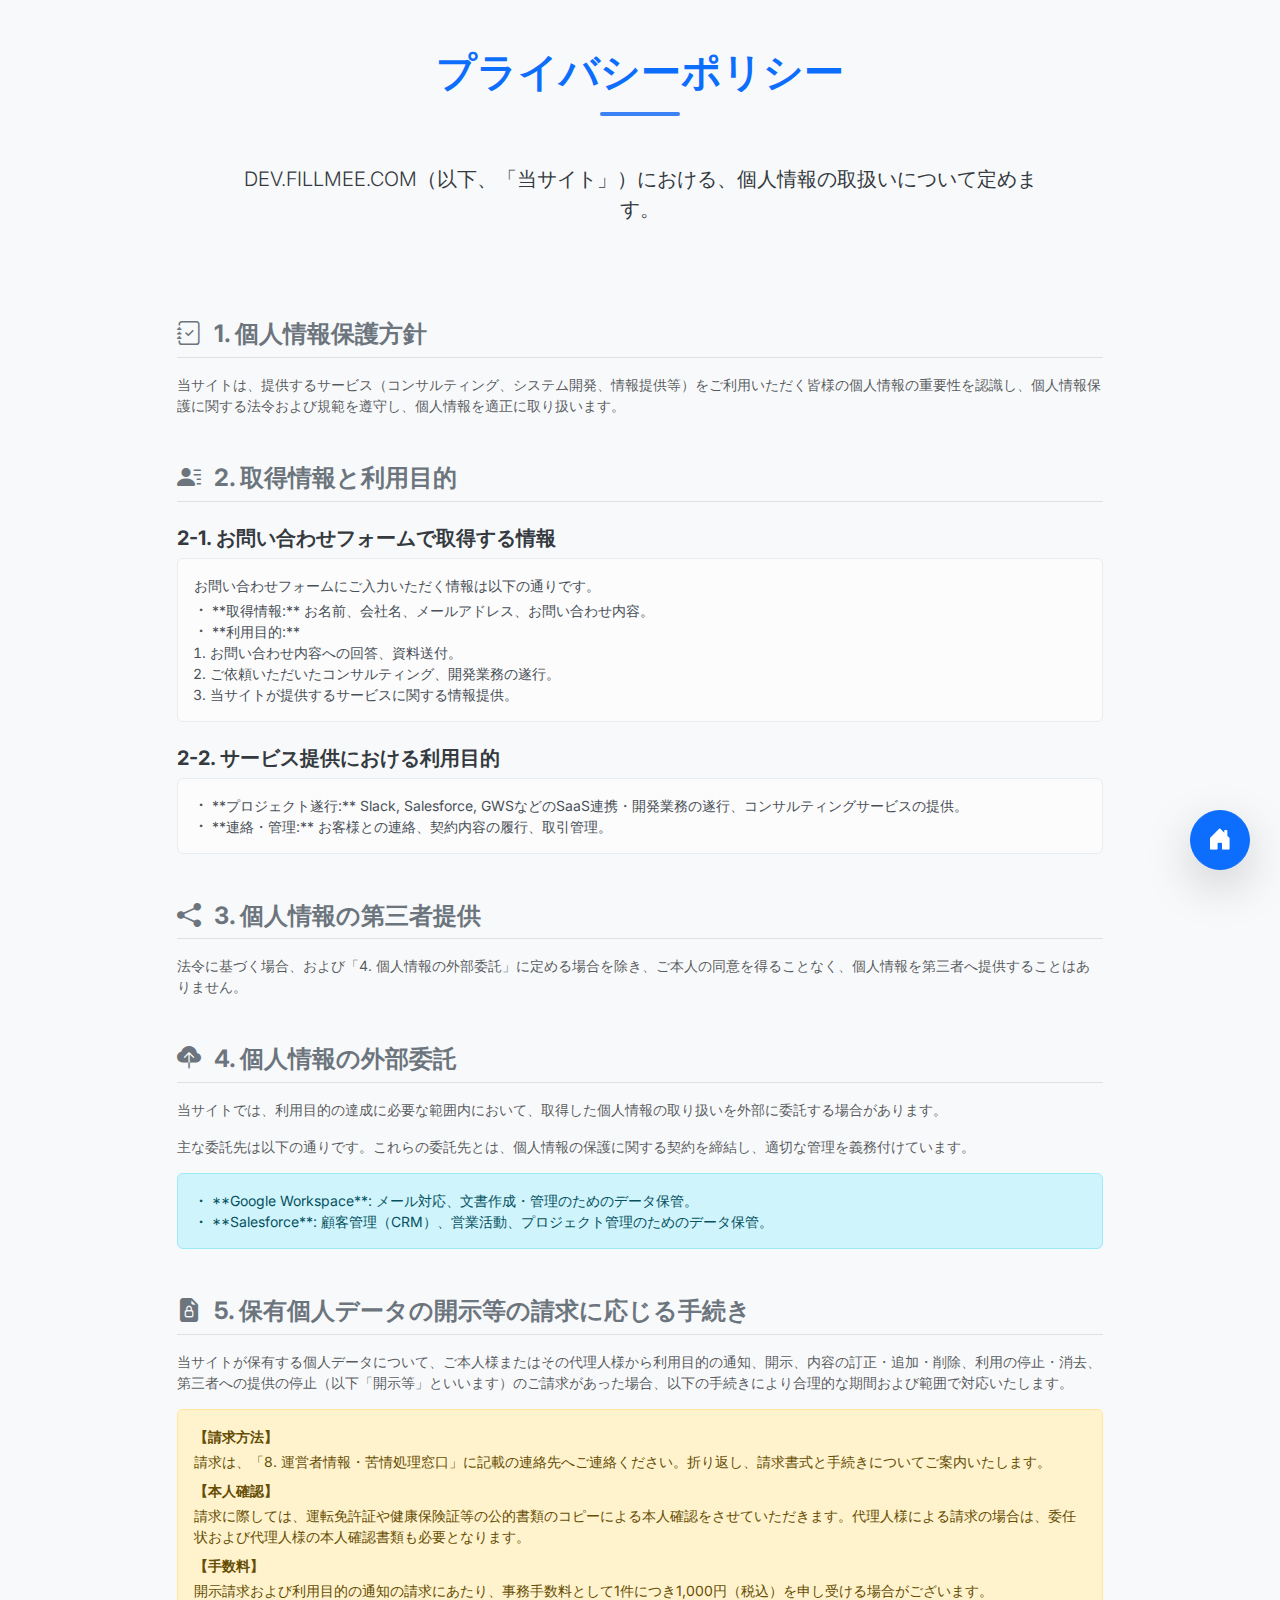
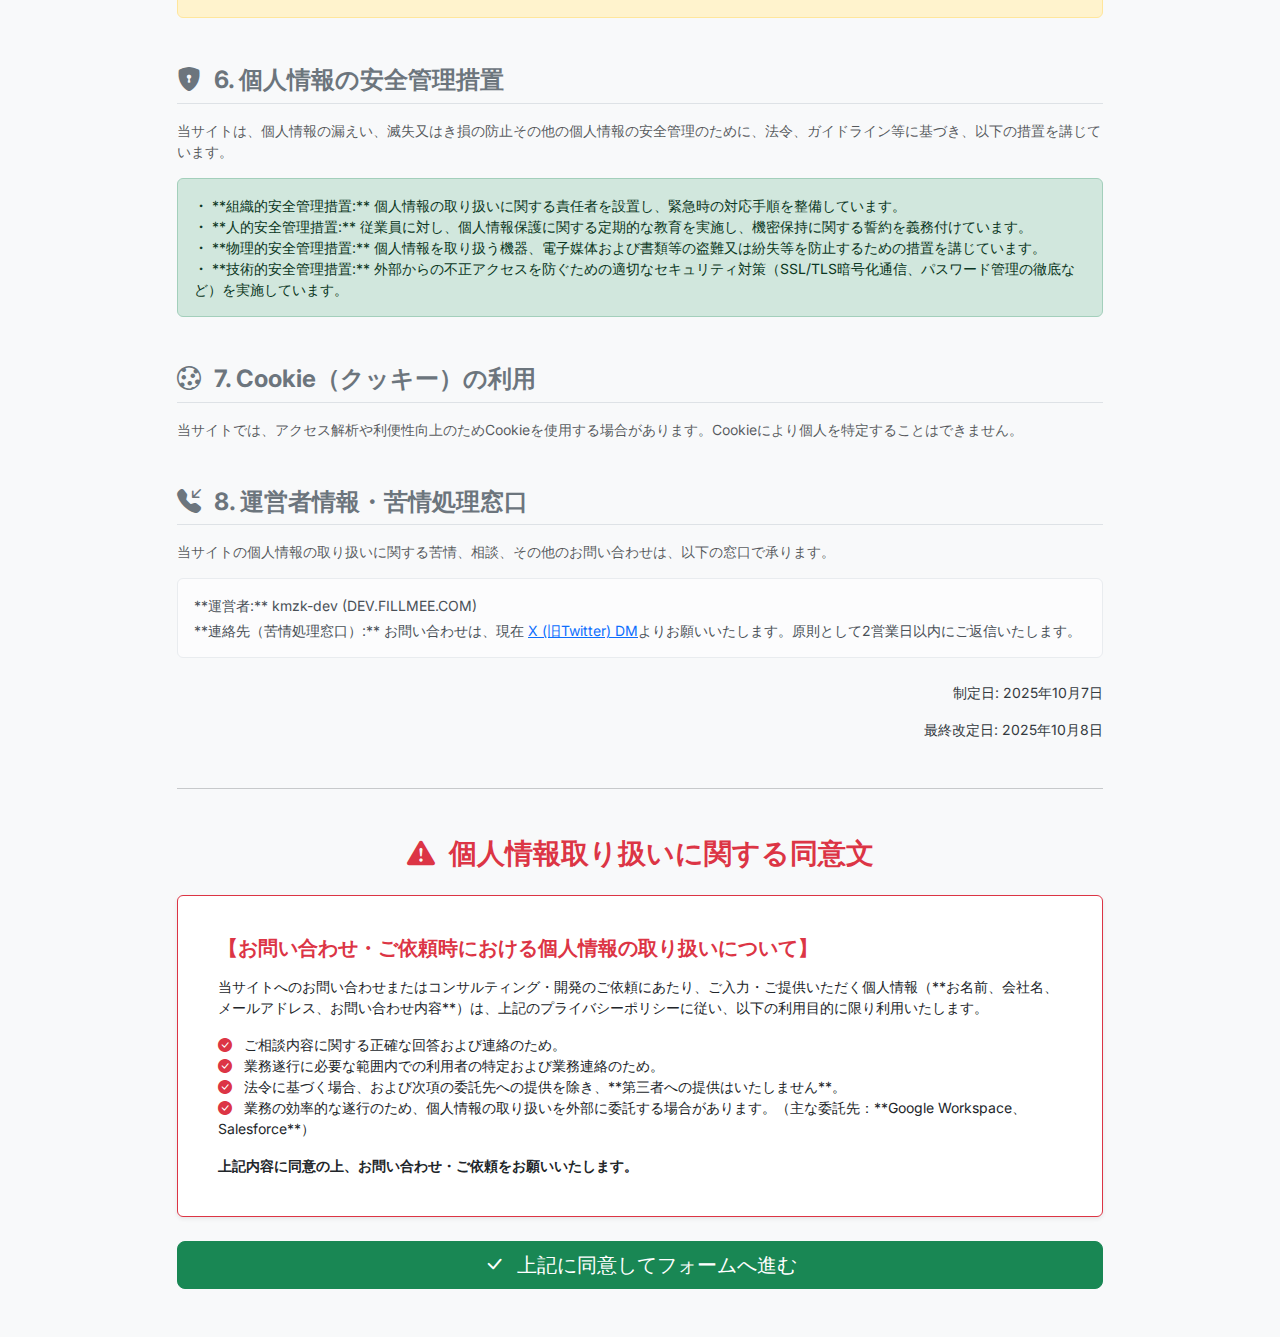
<file: privacy.html>
<!DOCTYPE html>
<html lang="ja">
<head>
    <meta charset="UTF-8">
    <meta name="viewport" content="width=device-width, initial-scale=1.0">
    <title>プライバシーポリシー | DEV.FILLMEE.COM</title>
    <link href="https://fonts.googleapis.com/css2?family=Inter:wght@400;600;700;800&display=swap" rel="stylesheet">
    <link href="https://cdn.jsdelivr.net/npm/bootstrap@5.3.0/dist/css/bootstrap.min.css" rel="stylesheet">
    <link rel="stylesheet" href="https://cdn.jsdelivr.net/npm/bootstrap-icons@1.11.3/font/bootstrap-icons.css">
    <link rel="stylesheet" href="assets/css/style.css">
</head>
<body>
    <!--TODO:内容は要改稿-->
    <section id="privacy-policy" class="section-padding py-5">
        <div class="container">
            <h1 class="text-center fw-bold text-primary mb-3">プライバシーポリシー</h1>
            <div class="text-center section-title-deco"></div>
            <p class="text-center lead mb-5 mx-auto" style="max-width: 800px;">
                DEV.FILLMEE.COM（以下、「当サイト」）における、個人情報の取扱いについて定めます。
            </p>
            
            <div class="row justify-content-center">
                <div class="col-lg-10">
                    
                    <h2 class="h4 fw-bold text-secondary mt-5 mb-3 border-bottom pb-2"><i class="bi bi-journal-check me-2"></i> 1. 個人情報保護方針</h2>
                    <p class="small text-muted">
                        当サイトは、提供するサービス（コンサルティング、システム開発、情報提供等）をご利用いただく皆様の個人情報の重要性を認識し、個人情報保護に関する法令および規範を遵守し、個人情報を適正に取り扱います。
                    </p>

                    <h2 class="h4 fw-bold text-secondary mt-5 mb-3 border-bottom pb-2"><i class="bi bi-person-lines-fill me-2"></i> 2. 取得情報と利用目的</h2>
                    
                    <h5 class="fw-bold mt-4">2-1. お問い合わせフォームで取得する情報</h5>
                    <div class="alert alert-light small">
                        <p class="mb-1">お問い合わせフォームにご入力いただく情報は以下の通りです。</p>
                        <ul class="list-unstyled mb-0">
                            <li><i class="bi bi-dot"></i> **取得情報:** お名前、会社名、メールアドレス、お問い合わせ内容。</li>
                            <li><i class="bi bi-dot"></i> **利用目的:** <ol class="ps-3 mb-0">
                                    <li>お問い合わせ内容への回答、資料送付。</li>
                                    <li>ご依頼いただいたコンサルティング、開発業務の遂行。</li>
                                    <li>当サイトが提供するサービスに関する情報提供。</li>
                                </ol>
                            </li>
                        </ul>
                    </div>

                    <h5 class="fw-bold mt-4">2-2. サービス提供における利用目的</h5>
                    <div class="alert alert-light small">
                        <ul class="list-unstyled mb-0">
                            <li><i class="bi bi-dot"></i> **プロジェクト遂行:** Slack, Salesforce, GWSなどのSaaS連携・開発業務の遂行、コンサルティングサービスの提供。</li>
                            <li><i class="bi bi-dot"></i> **連絡・管理:** お客様との連絡、契約内容の履行、取引管理。</li>
                        </ul>
                    </div>

                    <h2 class="h4 fw-bold text-secondary mt-5 mb-3 border-bottom pb-2"><i class="bi bi-share-fill me-2"></i> 3. 個人情報の第三者提供</h2>
                    <p class="small text-muted">
                        法令に基づく場合、および「4. 個人情報の外部委託」に定める場合を除き、ご本人の同意を得ることなく、個人情報を第三者へ提供することはありません。
                    </p>
                    
                    <h2 class="h4 fw-bold text-secondary mt-5 mb-3 border-bottom pb-2"><i class="bi bi-cloud-upload-fill me-2"></i> 4. 個人情報の外部委託</h2>
                    <p class="small text-muted">
                        当サイトでは、利用目的の達成に必要な範囲内において、取得した個人情報の取り扱いを外部に委託する場合があります。
                    </p>
                    <p class="small text-muted">
                        主な委託先は以下の通りです。これらの委託先とは、個人情報の保護に関する契約を締結し、適切な管理を義務付けています。
                    </p>
                    <ul class="list-unstyled small alert alert-info">
                        <li><i class="bi bi-dot"></i> **Google Workspace**: メール対応、文書作成・管理のためのデータ保管。</li>
                        <li><i class="bi bi-dot"></i> **Salesforce**: 顧客管理（CRM）、営業活動、プロジェクト管理のためのデータ保管。</li>
                    </ul>

                    <h2 class="h4 fw-bold text-secondary mt-5 mb-3 border-bottom pb-2"><i class="bi bi-file-earmark-lock-fill me-2"></i> 5. 保有個人データの開示等の請求に応じる手続き</h2>
                    <p class="small text-muted">
                        当サイトが保有する個人データについて、ご本人様またはその代理人様から利用目的の通知、開示、内容の訂正・追加・削除、利用の停止・消去、第三者への提供の停止（以下「開示等」といいます）のご請求があった場合、以下の手続きにより合理的な期間および範囲で対応いたします。
                    </p>
                    <div class="small alert alert-warning">
                        <p class="fw-bold mb-1">【請求方法】</p>
                        <p class="mb-2">請求は、「8. 運営者情報・苦情処理窓口」に記載の連絡先へご連絡ください。折り返し、請求書式と手続きについてご案内いたします。</p>
                        <p class="fw-bold mb-1">【本人確認】</p>
                        <p class="mb-2">請求に際しては、運転免許証や健康保険証等の公的書類のコピーによる本人確認をさせていただきます。代理人様による請求の場合は、委任状および代理人様の本人確認書類も必要となります。</p>
                        <p class="fw-bold mb-1">【手数料】</p>
                        <p class="mb-0">開示請求および利用目的の通知の請求にあたり、事務手数料として1件につき1,000円（税込）を申し受ける場合がございます。</p>
                    </div>

                    <h2 class="h4 fw-bold text-secondary mt-5 mb-3 border-bottom pb-2"><i class="bi bi-shield-lock-fill me-2"></i> 6. 個人情報の安全管理措置</h2>
                    <p class="small text-muted">
                        当サイトは、個人情報の漏えい、滅失又はき損の防止その他の個人情報の安全管理のために、法令、ガイドライン等に基づき、以下の措置を講じています。
                    </p>
                    <ul class="list-unstyled small alert alert-success">
                        <li><i class="bi bi-dot"></i> **組織的安全管理措置:** 個人情報の取り扱いに関する責任者を設置し、緊急時の対応手順を整備しています。</li>
                        <li><i class="bi bi-dot"></i> **人的安全管理措置:** 従業員に対し、個人情報保護に関する定期的な教育を実施し、機密保持に関する誓約を義務付けています。</li>
                        <li><i class="bi bi-dot"></i> **物理的安全管理措置:** 個人情報を取り扱う機器、電子媒体および書類等の盗難又は紛失等を防止するための措置を講じています。</li>
                        <li><i class="bi bi-dot"></i> **技術的安全管理措置:** 外部からの不正アクセスを防ぐための適切なセキュリティ対策（SSL/TLS暗号化通信、パスワード管理の徹底など）を実施しています。</li>
                    </ul>

                    <h2 class="h4 fw-bold text-secondary mt-5 mb-3 border-bottom pb-2"><i class="bi bi-cookie me-2"></i> 7. Cookie（クッキー）の利用</h2>
                    <p class="small text-muted">
                        当サイトでは、アクセス解析や利便性向上のためCookieを使用する場合があります。Cookieにより個人を特定することはできません。
                    </p>

                    <h2 class="h4 fw-bold text-secondary mt-5 mb-3 border-bottom pb-2"><i class="bi bi-telephone-inbound-fill me-2"></i> 8. 運営者情報・苦情処理窓口</h2>
                    <p class="small text-muted">
                        当サイトの個人情報の取り扱いに関する苦情、相談、その他のお問い合わせは、以下の窓口で承ります。
                    </p>
                    <div class="small alert alert-light">
                        <p class="mb-1">**運営者:** kmzk-dev (DEV.FILLMEE.COM)</p>
                        <p class="mb-0">**連絡先（苦情処理窓口）:** お問い合わせは、現在 <a href="https://x.com/env_k_k" target="_blank">X (旧Twitter) DM</a>よりお願いいたします。原則として2営業日以内にご返信いたします。</p>
                    </div>
                    
                    <p class="small text-end mt-4">制定日: 2025年10月7日</p>
                    <p class="small text-end">最終改定日: 2025年10月8日</p>
                    
                    <hr class="my-5">

                    <h2 class="h3 fw-bold text-danger text-center mt-5 mb-4"><i class="bi bi-exclamation-triangle-fill me-2"></i> 個人情報取り扱いに関する同意文</h2>
                    <div class="card p-4 border-danger shadow-sm">
                        <div class="card-body">
                            <h5 class="card-title fw-bold text-danger">【お問い合わせ・ご依頼時における個人情報の取り扱いについて】</h5>
                            <p class="card-text small mt-3">
                                当サイトへのお問い合わせまたはコンサルティング・開発のご依頼にあたり、ご入力・ご提供いただく個人情報（**お名前、会社名、メールアドレス、お問い合わせ内容**）は、上記のプライバシーポリシーに従い、以下の利用目的に限り利用いたします。
                            </p>
                            <ul class="list-unstyled small">
                                <li><i class="bi bi-check-circle-fill text-danger me-2"></i> ご相談内容に関する正確な回答および連絡のため。</li>
                                <li><i class="bi bi-check-circle-fill text-danger me-2"></i> 業務遂行に必要な範囲内での利用者の特定および業務連絡のため。</li>
                                <li><i class="bi bi-check-circle-fill text-danger me-2"></i> 法令に基づく場合、および次項の委託先への提供を除き、**第三者への提供はいたしません**。</li>
                                <li><i class="bi bi-check-circle-fill text-danger me-2"></i> 業務の効率的な遂行のため、個人情報の取り扱いを外部に委託する場合があります。（主な委託先：**Google Workspace、Salesforce**）</li>
                            </ul>
                            <p class="card-text small mt-3 fw-bold">
                                上記内容に同意の上、お問い合わせ・ご依頼をお願いいたします。
                            </p>
                        </div>
                    </div>
                    
                    <div class="d-grid gap-2 mt-4">
                        <button type="submit" class="btn btn-lg btn-success">
                            <i class="bi bi-check-lg me-2"></i> 上記に同意してフォームへ進む
                        </button>
                    </div>

                </div>
            </div>
            
        </div>
    </section>
    
    <a href="index.html" class="btn btn-primary rounded-circle shadow-lg fab-back-to-top" title="トップページに戻る">
        <i class="bi bi-house-door-fill fs-4"></i>
    </a>

    <script src="https://cdn.jsdelivr.net/npm/bootstrap@5.3.0/dist/js/bootstrap.bundle.min.js"></script>
</body>
</html>
</file>
<file: assets/css/style.css>
/* ==================================== */
/* 1. 基本設定とフォント */
/* ==================================== */
body {
    font-family: 'Inter', sans-serif; 
    background-color: #f8f9fa; 
    color: #343a40;
}


.section-padding {
    padding: 6rem 0;
}
h2 {
    font-size: 2.5rem;
    font-weight: 800; 
    margin-bottom: 0 !important;
}
h5 {
    font-weight: 700;
}
/* ==================================== */
/* 1.5. H2セクションデコレーションの追加 */
/* ==================================== */
.section-title-deco {
    display: block;
    margin-top: 0.5rem;
    margin-bottom: 3rem;
}
.section-title-deco::after {
    content: '';
    display: block;
    width: 80px; /* 線の長さ */
    height: 4px;
    background-color: #3b82f6;
    border-radius: 2px;
    margin: 0.5rem auto 0;
}

/* ==================================== */
/* 2. ヒーローセクション */
/* ==================================== */
.hero-section {
    height: 100vh;
    min-height: 600px;
    display: flex;
    align-items: center;
    background: linear-gradient(135deg, #1e3a8a 0%, #3b82f6 100%);
    color: white;
    padding: 4rem 0;
    position: relative;
    overflow: hidden;
}
.hero-logo {
    width: 120px;
    height: 120px; 
    object-fit: cover;
    clip-path: circle(50% at 50% 50%); 
    box-shadow: 0 0 20px rgba(0, 0, 0, 0.3);
}
.display-3 {
    font-size: 3.5rem;
}
/* ==================================== */
/* 3. コンポーネントの共通スタイル */
/* ==================================== */
.card-service {
    transition: transform 0.3s ease-in-out;
    border: none;
    border-radius: 0.75rem;
    box-shadow: 0 8px 16px rgba(0, 0, 0, 0.08);
}
.card-service:hover {
    transform: translateY(-8px);
    box-shadow: 0 12px 20px rgba(0, 0, 0, 0.1);
}

/* GitHubカードのスタイル */
.github-card {
    border: 1px solid #e9ecef;
    border-radius: 0.5rem;
    transition: box-shadow 0.3s;
}
.github-card:hover {
    box-shadow: 0 8px 16px rgba(0, 0, 0, 0.1);
}
/* ==================================== */
/* 4. タブ・モバイル表示のスタイル */
/* ==================================== */
.tab-content-card {
    border: none;
    box-shadow: 0 4px 12px rgba(0, 0, 0, 0.05);
    border-radius: 0.75rem;
    padding: 2.5rem;
}

.nav-tabs {
    border-bottom: 1px solid #dee2e6;
    flex-wrap: wrap; 
}

@media (max-width: 767.98px) {
    .nav-tabs .nav-item {
        flex: 0 0 50%;
        text-align: center;
        margin-bottom: 0.5rem;
    }
    .nav-tabs .nav-link {
        display: block;
        width: 100%; 
        padding: 0.5rem 0.25rem;
    }
}
@media (min-width: 768px) {
    .nav-tabs .nav-link {
        padding: 0.75rem 1.25rem;
    }
}

/* ナビゲーションロゴ */
.navbar-logo {
    width: 38px;
    height: 38px; 
    object-fit: cover; 
    clip-path: circle(50% at 50% 50%); 
}

/* 不要な古いCSSの削除を反映 */
.platform-item:hover { background-color: #e9ecef; }
.platform-icon { font-size: 2.5rem; color: #1e3a8a; }
.logo-placeholder { background-color: transparent; padding: 0; }

/* プライバシーポリシーの追従ボタン */
.fab-back-to-top {
    position: fixed;
    bottom: 30px;
    right: 30px;
    width: 60px;
    height: 60px;
    padding: 0;
    border-radius: 50%;
    display: flex;
    align-items: center;
    justify-content: center;
    z-index: 1050;
}
/* ==================================== */
/* 5. プライバシーポリシー（サイドバー） */
/* ==================================== */
.toc-sidebar {
    position: sticky;
    top: 6rem;
    padding-left: 0.5rem;
    padding-right: 0.5rem;
}
.toc-sidebar a {
    font-size: 0.9rem;
    color: #495057;
    transition: color 0.2s;
}
.toc-sidebar a:hover {
    color: #3b82f6;
}
.toc-sidebar .toc-level-1 {
    font-weight: 700;
    margin-top: 0.5rem;
}
.toc-sidebar .toc-level-2 {
    padding-left: 1rem;
    font-size: 0.85rem;
    font-weight: 400;
}
</file>
